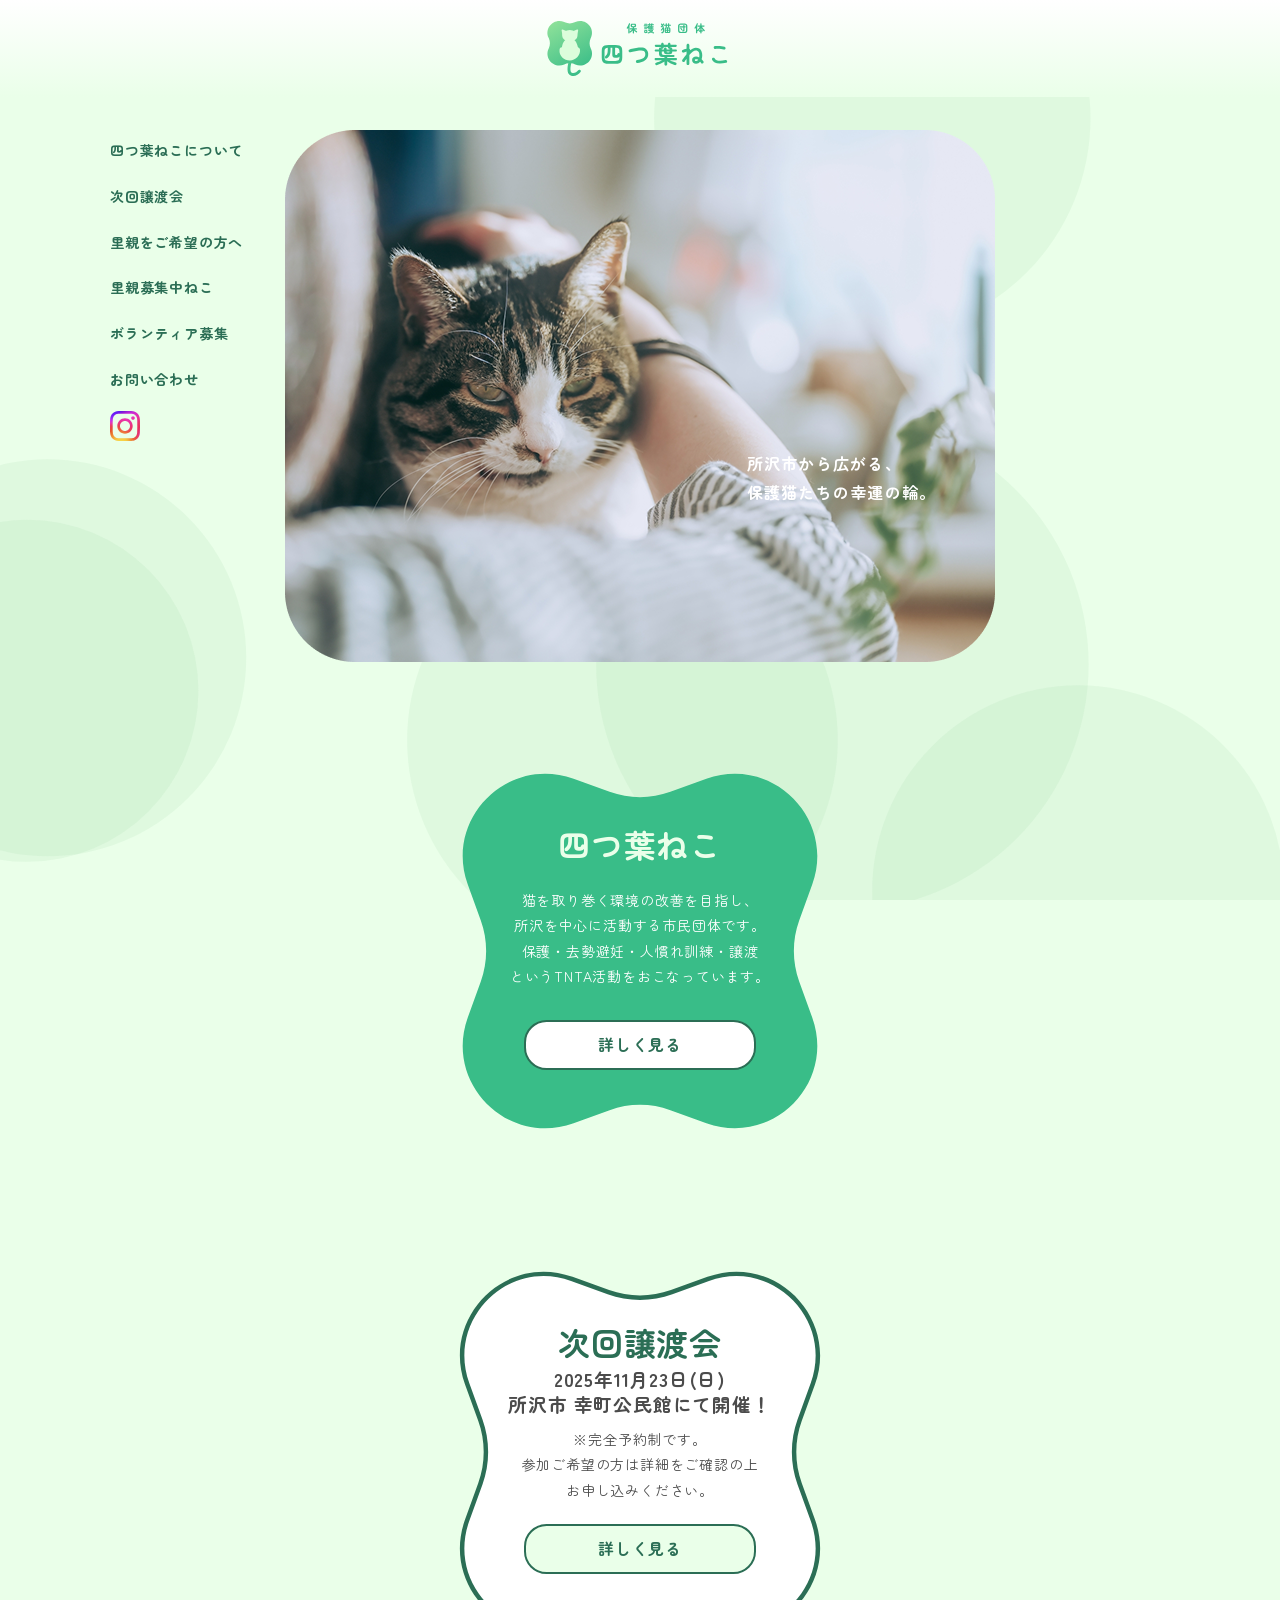
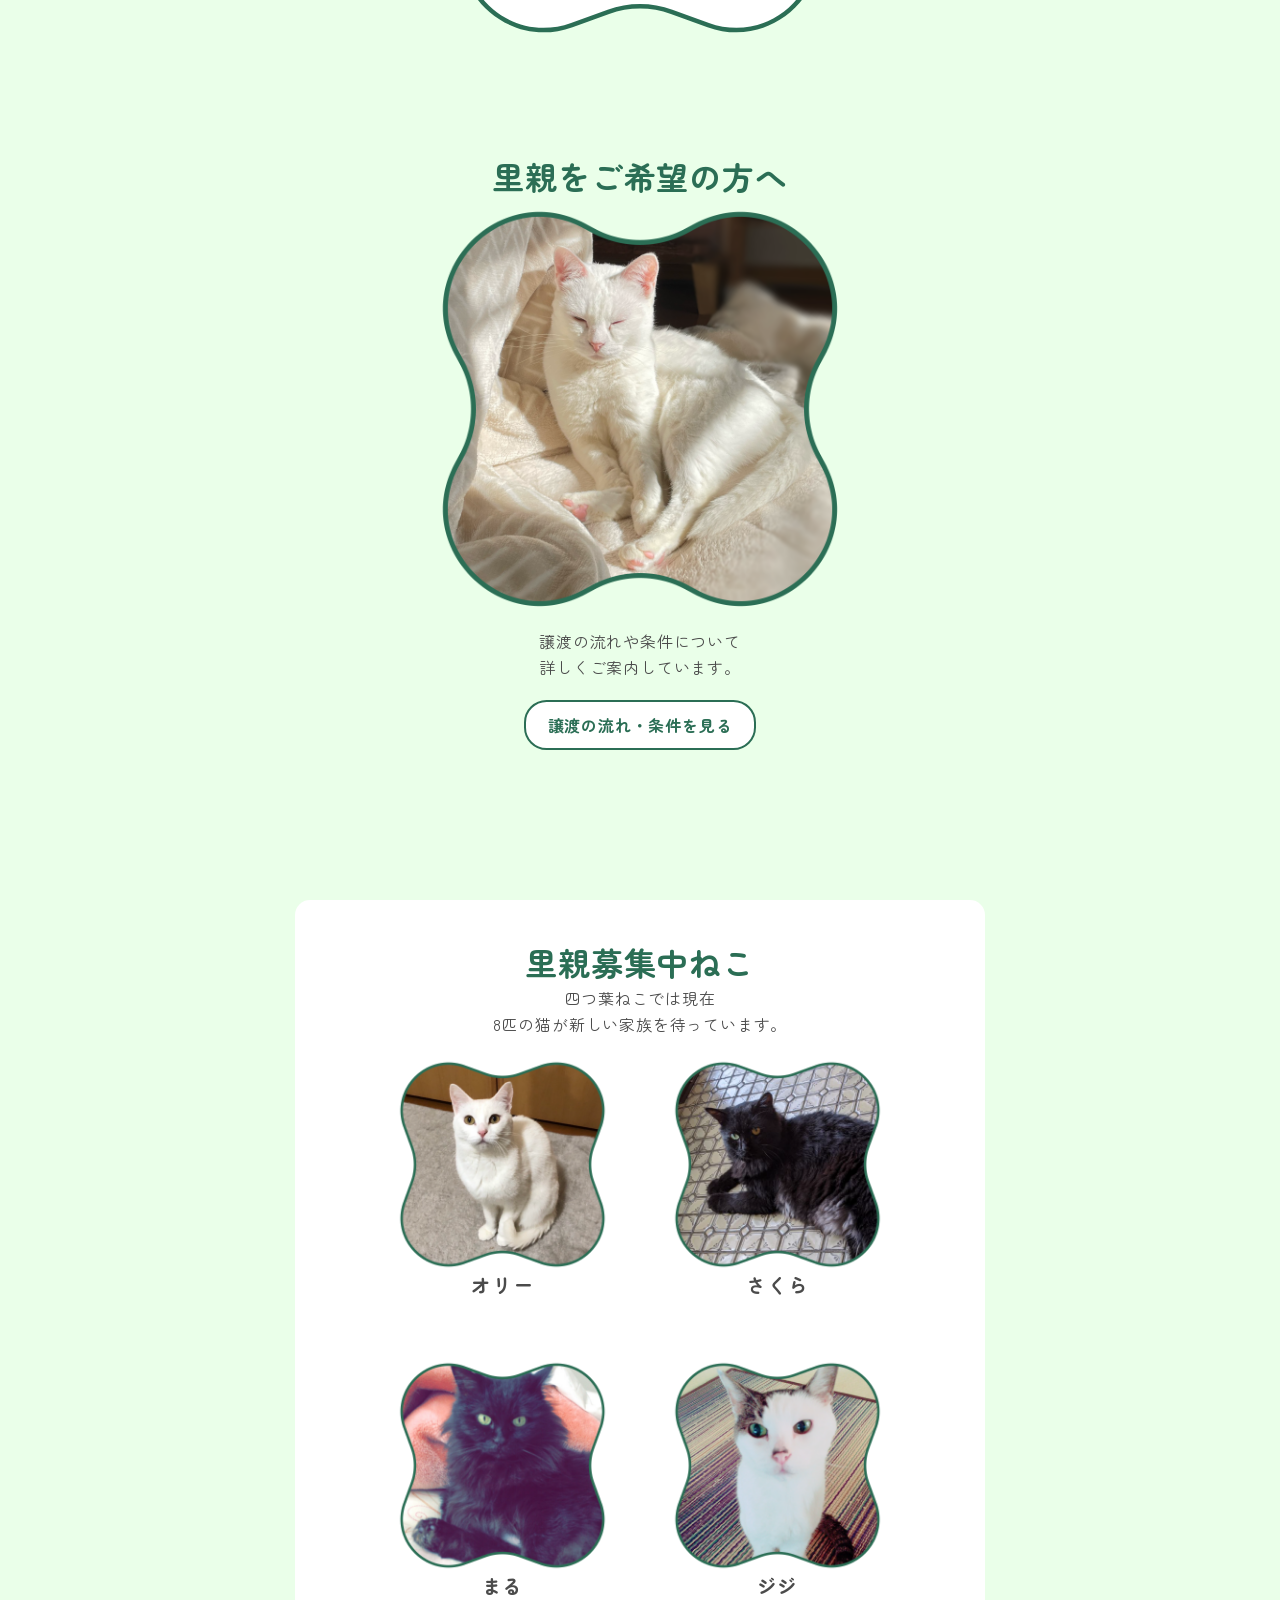
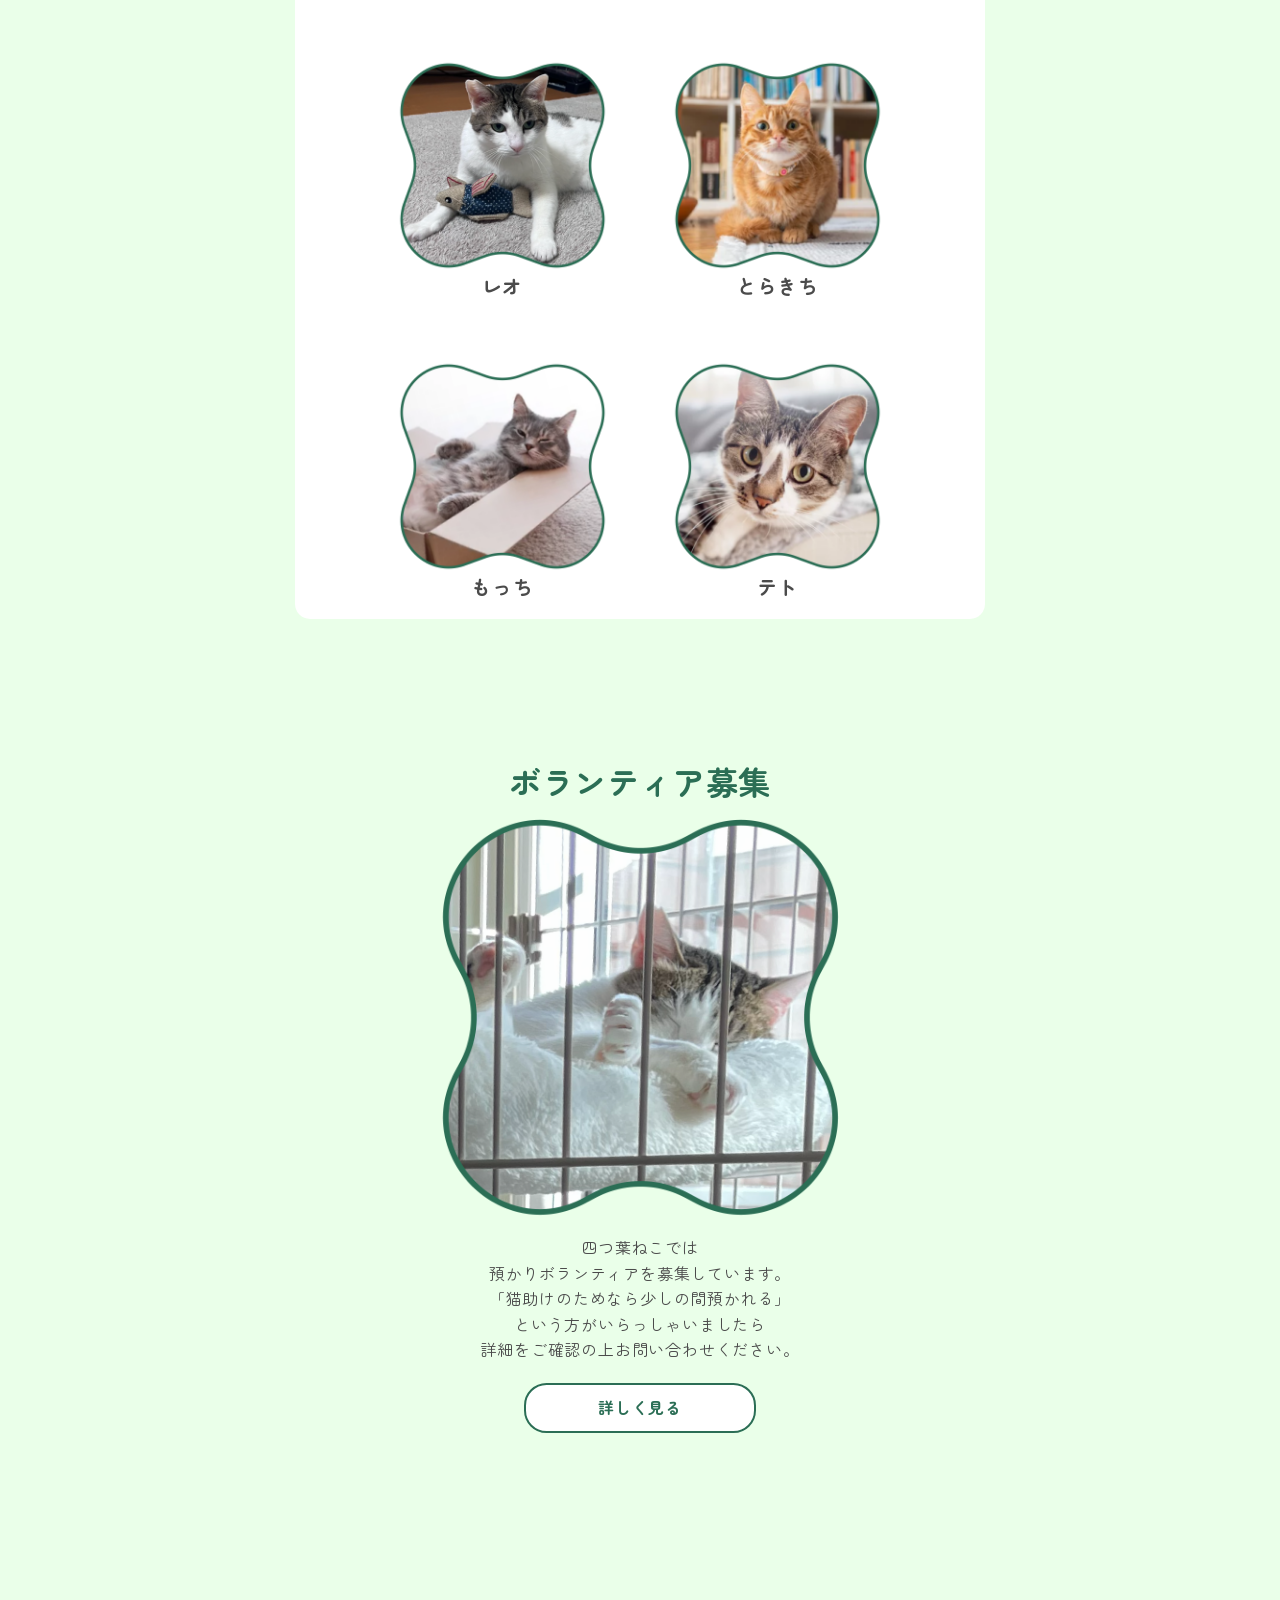
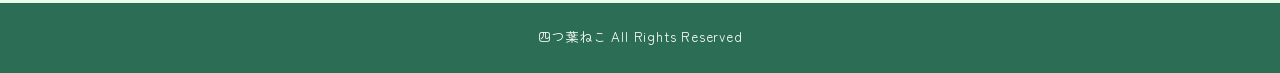
<file: index.html>
<!DOCTYPE html>
<html lang="ja">

<head>
    <meta charset="UTF-8">
    <meta name="viewport" content="width=device-width, initial-scale=1.0">
    <title>四つ葉ねこ</title>
    <link rel="stylesheet" href="assets/css/style.css">
    <link rel="preconnect" href="https://fonts.googleapis.com">
    <link rel="preconnect" href="https://fonts.gstatic.com" crossorigin>
    <link href="https://fonts.googleapis.com/css2?family=Zen+Maru+Gothic&display=swap" rel="stylesheet">
    <link rel="stylesheet" href="https://cdn.jsdelivr.net/npm/swiper@11/swiper-bundle.min.css" />

    <!-- <link rel="stylesheet" href="assets/css/common.css"> -->
    <script src="https://cdn.jsdelivr.net/npm/swiper@11/swiper-bundle.min.js"></script>
    <script src="assets/main.js" defer></script>

</head>

<body>

    <header>
        <h1 class="logo"><a href="#"><img src="assets/images/header-logo.svg" alt="保護猫団体 四つ葉ねこ"></a></h1>
        <button class="nav-button" type="button"></button>
    </header>
    <div class="wrap">
        <aside class="nav-pc">
            <nav>
                <ul class="nav-items">
                    <li class="nav-item"><a href="about/index.html">四つ葉ねこについて</a></li>
                    <li class="nav-item"><a href="event/index.html">次回譲渡会</a></li>
                    <li class="nav-item"><a href="adoption/index.html">里親をご希望の方へ</a></li>
                    <li class="nav-item"><a href="catlist/index.html">里親募集中ねこ</a></li>
                    <li class="nav-item"><a href="volunteer/index.html">ボランティア募集</a></li>
                    <li class="nav-item"><a href="contact/index.html">お問い合わせ</a></li>
                    <li><a href=""><img src="assets/images/Instagram_Glyph_Gradient.svg" alt=""></a></li>
                </ul>
            </nav>
        </aside>
        <nav class="nav-sp">
            <ul class="nav-items">
                <li class="nav-item"><a href="about/index.html">四つ葉ねこについて</a></li>
                <li class="nav-item"><a href="event/index.html">次回譲渡会</a></li>
                <li class="nav-item"><a href="adoption/index.html">里親をご希望の方へ</a></li>
                <li class="nav-item"><a href="catlist/index.html">里親募集中ねこ</a></li>
                <li class="nav-item"><a href="volunteer/index.html">ボランティア募集</a></li>
                <li class="nav-item"><a href="contact/index.html">お問い合わせ</a></li>
                <li><a href=""><img src="assets/images/Instagram_Glyph_Gradient.svg" alt=""></a></li>
            </ul>
        </nav>
        <main>
            <div id="mv-box">
                <p id="main-catch">所沢市から広がる、<br>保護猫たちの幸運の輪。</p>
                <img src="assets/images/main-img.png" alt="" id="mv">
            </div>

            <div class="clover clover-left object">
                <section class="inner">
                    <h2>四つ葉ねこ</h2>
                    <p>猫を取り巻く環境の改善を目指し、<br>
                        所沢を中心に活動する市民団体です。<br>
                        保護・去勢避妊・人慣れ訓練・譲渡<br>
                        というTNTA活動をおこなっています。
                    </p>
                    <button class="btn-white"><a href="about/index.html">詳しく見る</a></button>
                </section>
            </div>
            <div class="clover clover-right object">
                <section class="inner">
                    <h2 class="heading">次回譲渡会</h2>
                    <h3>2025年11月23日(日) <br>
                        所沢市 幸町公民館にて開催！</h3>
                    <p>※完全予約制です。<br>
                        参加ご希望の方は詳細をご確認の上<br>
                        お申し込みください。
                    </p>
                    <button class="btn-green"><a href="event/index.html">詳しく見る</a></button>
                </section>
            </div>
            <section class="content object">
                <h2 class="heading">里親をご希望の方へ</h2>
                <div class="img-wrap"><img src="assets/images/adoption-img.png" alt=""></div>
                <p class="box-text">譲渡の流れや条件について<br>
                    詳しくご案内しています。
                </p>
                <button class="btn-white"><a href="adoption/index.html">譲渡の流れ・条件を見る</a></button>
            </section>
            <section class="content box">
                <h2 class="heading">里親募集中ねこ</h2>
                <p class="box-text">四つ葉ねこでは現在 <br>
                    8匹の猫が新しい家族を待っています。</p>
                <ul class="list">
                    <li><a href="catlist/ollie/index.html"><img src="assets/images/prf-01.png" alt="" class="prf">
                            <p class="name">オリー</p>
                        </a>
                    </li>
                    <li><a href="catlist/sakura/index.html"><img src="assets/images/prf-02.png" alt="" class="prf">
                            <p class="name">さくら</p>
                        </a>
                    </li>
                    <li><a href="catlist/maru/index.html"><img src="assets/images/prf-03.png" alt="" class="prf">
                            <p class="name">まる</p>
                        </a>
                    </li>
                    <li><a href="catlist/jiji/index.html"><img src="assets/images/prf-04.png" alt="" class="prf">
                            <p class="name">ジジ</p>
                        </a>
                    </li>
                    <li><a href="catlist/leo/index.html"><img src="assets/images/prf-05.png" alt="" class="prf">
                            <p class="name">レオ</p>
                        </a>
                    </li>
                    <li><a href="catlist/torakichi/index.html"><img src="assets/images/prf-06.png" alt="" class="prf">
                            <p class="name">とらきち</p>
                        </a>
                    </li>
                    <li><a href="catlist/mocchi/index.html"><img src="assets/images/prf-07.png" alt="" class="prf">
                            <p class="name">もっち</p>
                        </a>
                    </li>
                    <li><a href="catlist/teto/index.html"><img src="assets/images/prf-08.png" alt="" class="prf">
                            <p class="name">テト</p>
                        </a>
                    </li>
                </ul>
            </section>
            <section class="content object">
                <h2 class="heading">ボランティア募集</h2>
                <div class="img-wrap"><img src="assets/images/volunteer-img.png" alt=""></div>
                <p class="box-text">四つ葉ねこでは<br>
                    預かりボランティアを募集しています。<br>
                    「猫助けのためなら少しの間預かれる」<br>
                    という方がいらっしゃいましたら<br>
                    詳細をご確認の上お問い合わせください。
                </p>
                <button class="btn-white"><a href="volunteer/index.html">詳しく見る</a></button>
            </section>

        </main>
    </div>
    <footer>
        <p><small>四つ葉ねこ All Rights Reserved</small></p>
    </footer>
</body>

</html>
</file>
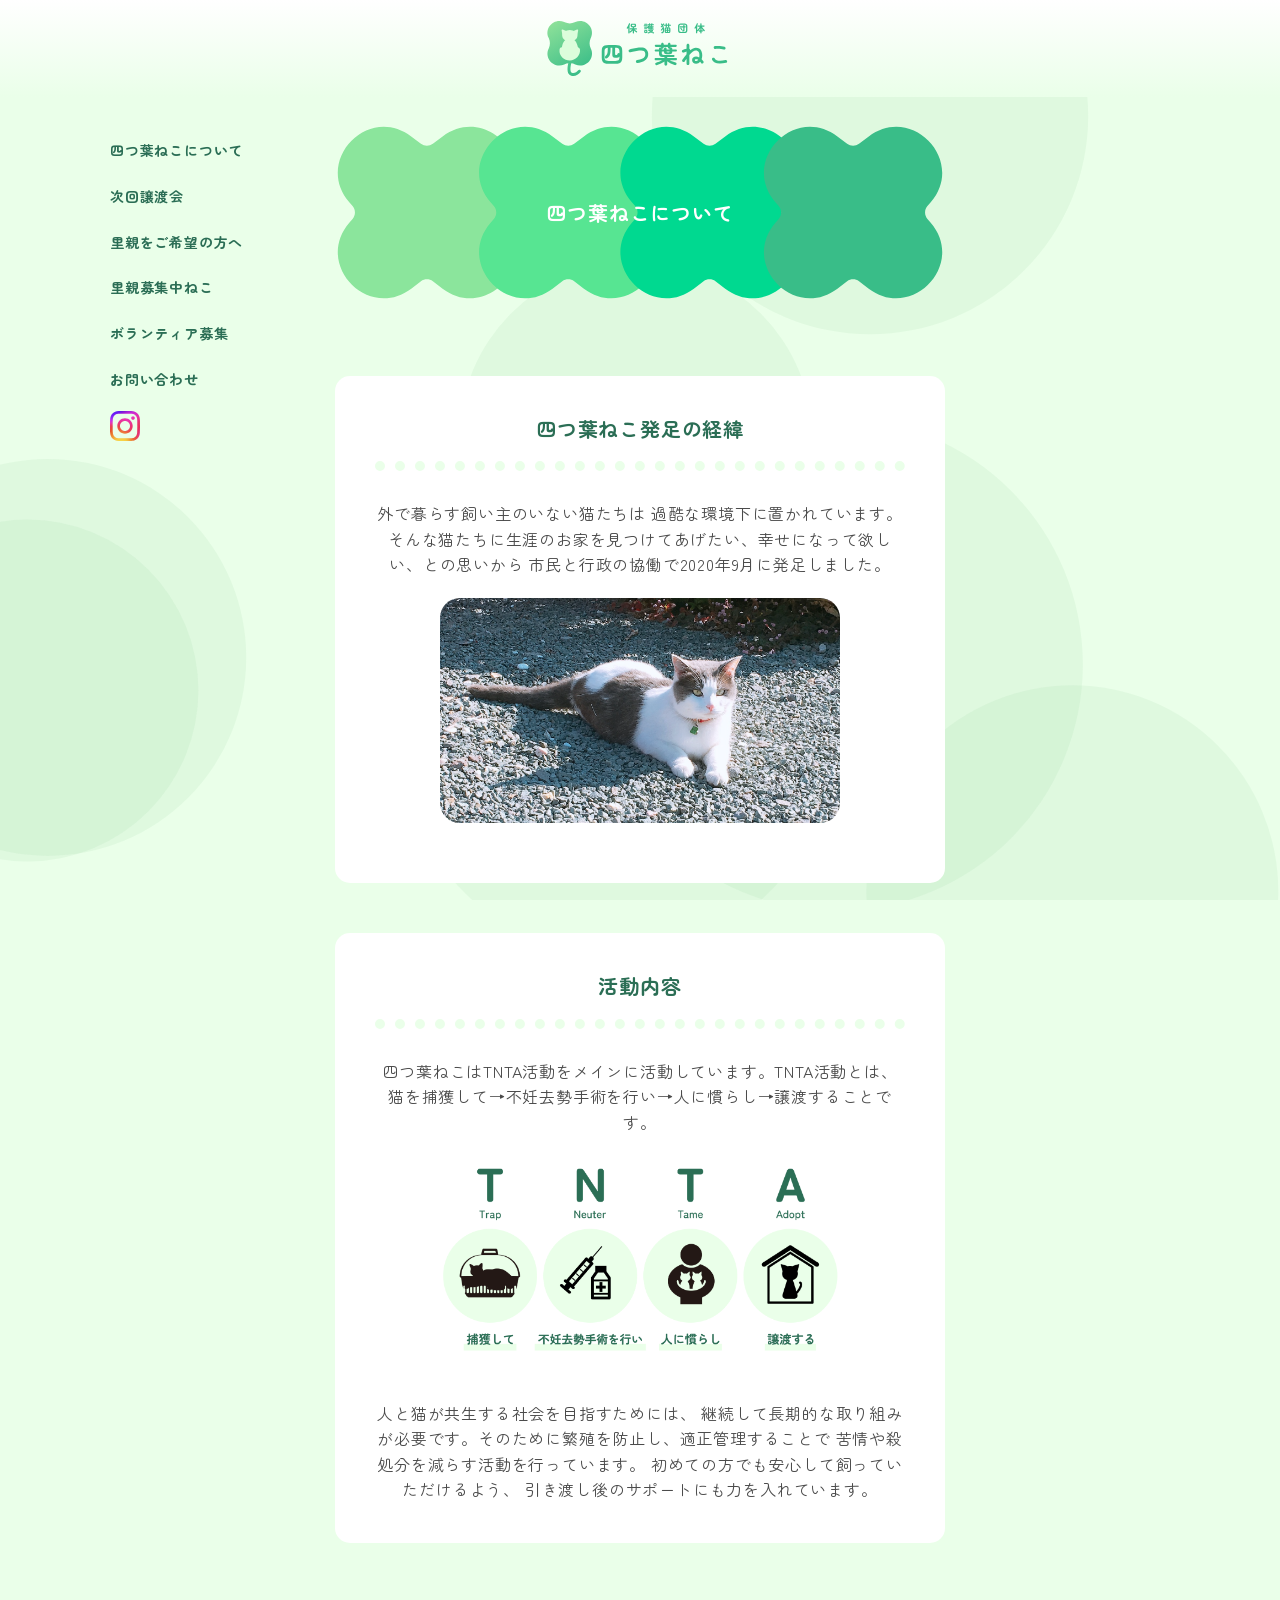
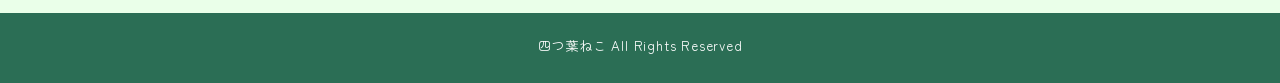
<file: about/index.html>
<!DOCTYPE html>
<html lang="ja">

<head>
    <meta charset="UTF-8">
    <meta name="viewport" content="width=device-width, initial-scale=1.0">
    <title>四つ葉ねこについて | 四つ葉ねこ</title>
    <link rel="stylesheet" href="../assets/css/style.css">
    <link rel="preconnect" href="https://fonts.googleapis.com">
    <link rel="preconnect" href="https://fonts.gstatic.com" crossorigin>
    <link href="https://fonts.googleapis.com/css2?family=Zen+Maru+Gothic&display=swap" rel="stylesheet">
    <link rel="stylesheet" href="../assets/css/common.css">
     <script src="https://cdn.jsdelivr.net/npm/swiper@11/swiper-bundle.min.js"></script>
    <script src="../assets/main.js" defer></script>
</head>

<body>
    <header>
        <div class="logo">
            <h1><a href="../index.html"><img src="../assets/images/header-logo.svg" alt="保護猫団体 四つ葉ねこ"></a></h1>
        </div>
        <button class="nav-button" type="button"></button>
    </header>
    <div class="wrap">
        <aside class="nav-pc">
            <nav>
                <ul class="nav-items">
                    <li class="nav-item"><a href="#">四つ葉ねこについて</a></li>
                    <li class="nav-item"><a href="../event/index.html">次回譲渡会</a></li>
                    <li class="nav-item"><a href="../adoption/index.html">里親をご希望の方へ</a></li>
                    <li class="nav-item"><a href="../catlist/index.html">里親募集中ねこ</a></li>
                    <li class="nav-item"><a href="../volunteer/index.html">ボランティア募集</a></li>
                    <li class="nav-item"><a href="../contact/index.html">お問い合わせ</a></li>
                    <li><a href=""><img src="../assets/images/Instagram_Glyph_Gradient.svg" alt=""></a></li>
                </ul>
            </nav>
        </aside>
        <nav class="nav-sp">
            <ul class="nav-items">
               <li class="nav-item"><a href="#">四つ葉ねこについて</a></li>
                    <li class="nav-item"><a href="../event/index.html">次回譲渡会</a></li>
                    <li class="nav-item"><a href="../adoption/index.html">里親をご希望の方へ</a></li>
                    <li class="nav-item"><a href="../catlist/index.html">里親募集中ねこ</a></li>
                    <li class="nav-item"><a href="../volunteer/index.html">ボランティア募集</a></li>
                    <li class="nav-item"><a href="../contact/index.html">お問い合わせ</a></li>
                    <li><a href=""><img src="../assets/images/Instagram_Glyph_Gradient.svg" alt=""></a></li>
            </ul>
        </nav>
        <main>
            <div class="title-wrap">
                <h1 class="title">四つ葉ねこについて</h1>
            </div>
            <section>
                <h2>四つ葉ねこ発足の経緯</h2>
                <p class="text">外で暮らす飼い主のいない猫たちは
                    過酷な環境下に置かれています。<br>
                    そんな猫たちに生涯のお家を見つけてあげたい、幸せになって欲しい、との思いから
                    市民と行政の協働で2020年9月に発足しました。</p>
                <img src="../assets/images/about-mainimg-01.png" alt="" class="mainimg">
            </section>
            <section>
                <h2>活動内容</h2>
                <p class="text">四つ葉ねこはTNTA活動をメインに活動しています。TNTA活動とは、 <br>
                    猫を捕獲して→不妊去勢手術を行い→人に慣らし→譲渡することです。</p>
                <img src="../assets/images/TNTA.png" alt="" class="mainimg">
                <p class="text">人と猫が共生する社会を目指すためには、
                    継続して長期的な取り組みが必要です。そのために繁殖を防止し、適正管理することで
                    苦情や殺処分を減らす活動を行っています。
                    初めての方でも安心して飼っていただけるよう、
                    引き渡し後のサポートにも力を入れています。</p>
            </section>
        </main>
    </div>
    <footer>
        <small>
            <p>四つ葉ねこ All Rights Reserved</p>
        </small>
    </footer>
</body>
</file>
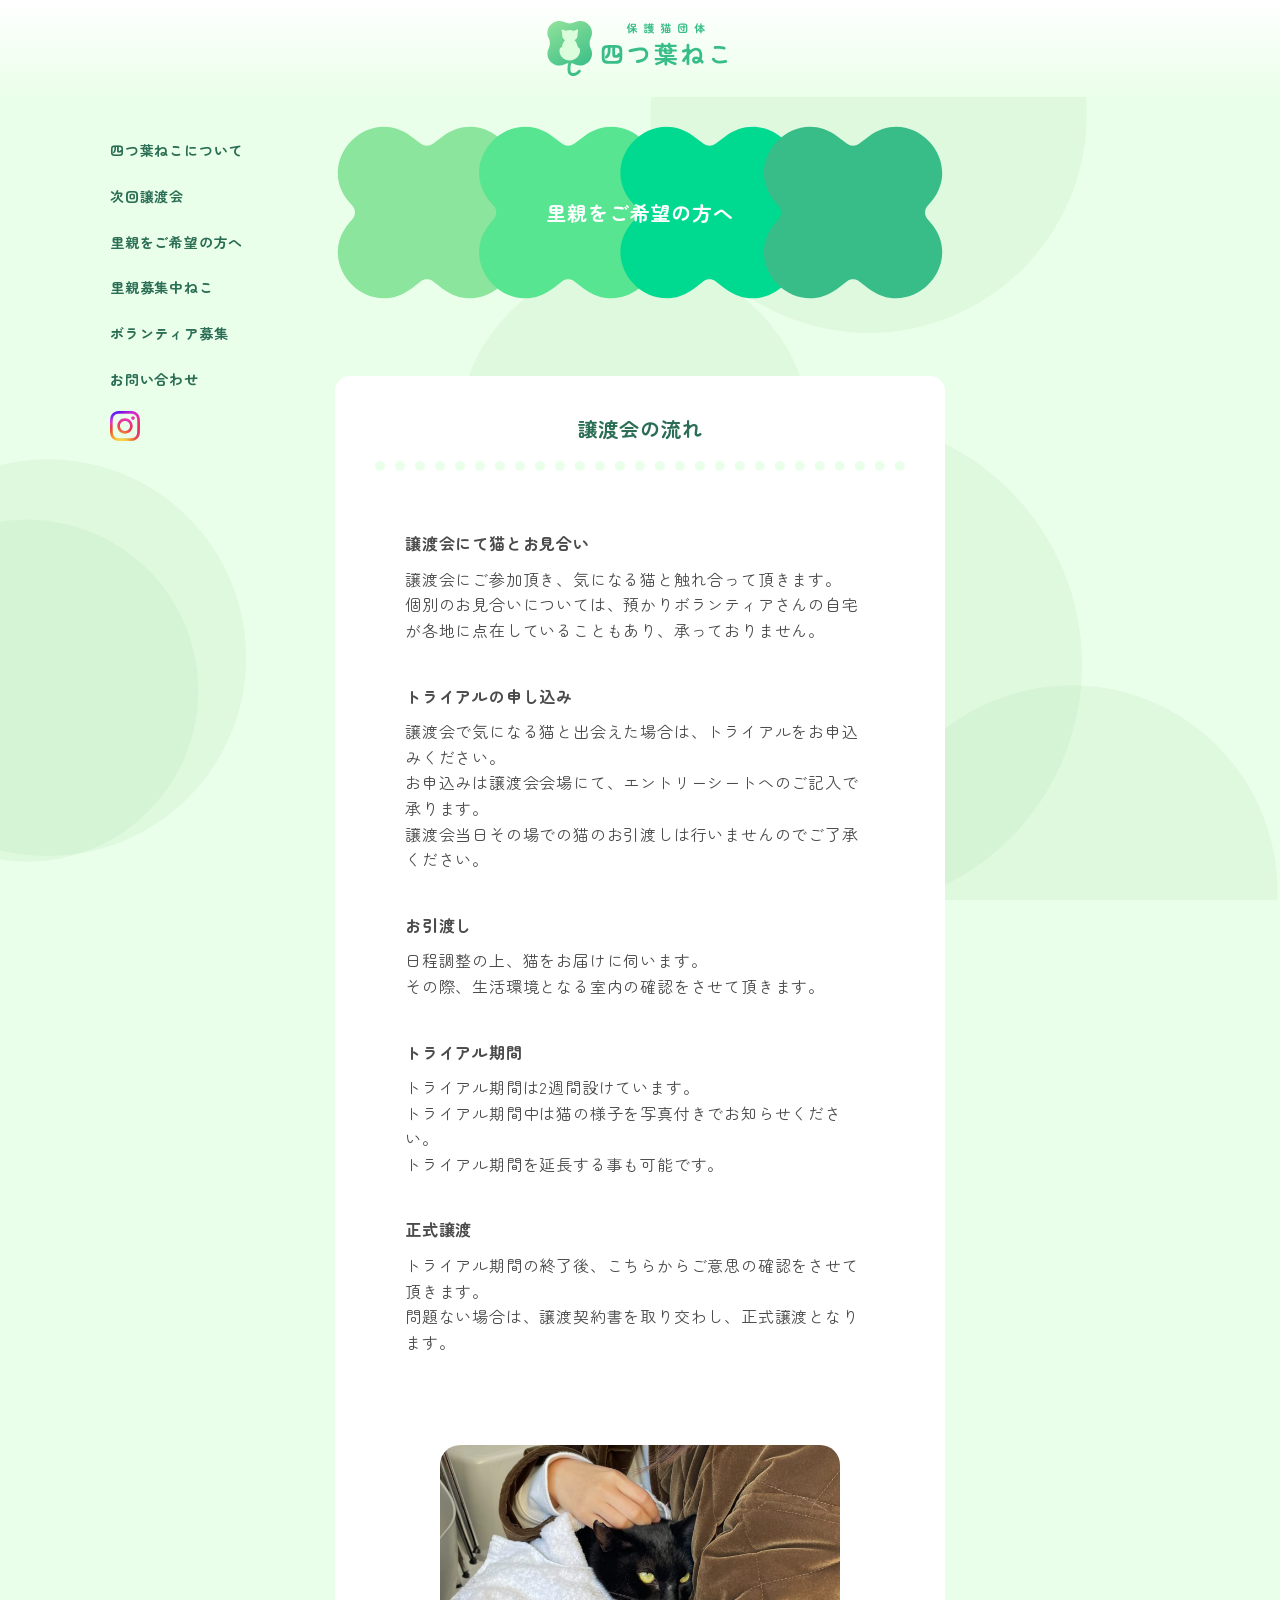
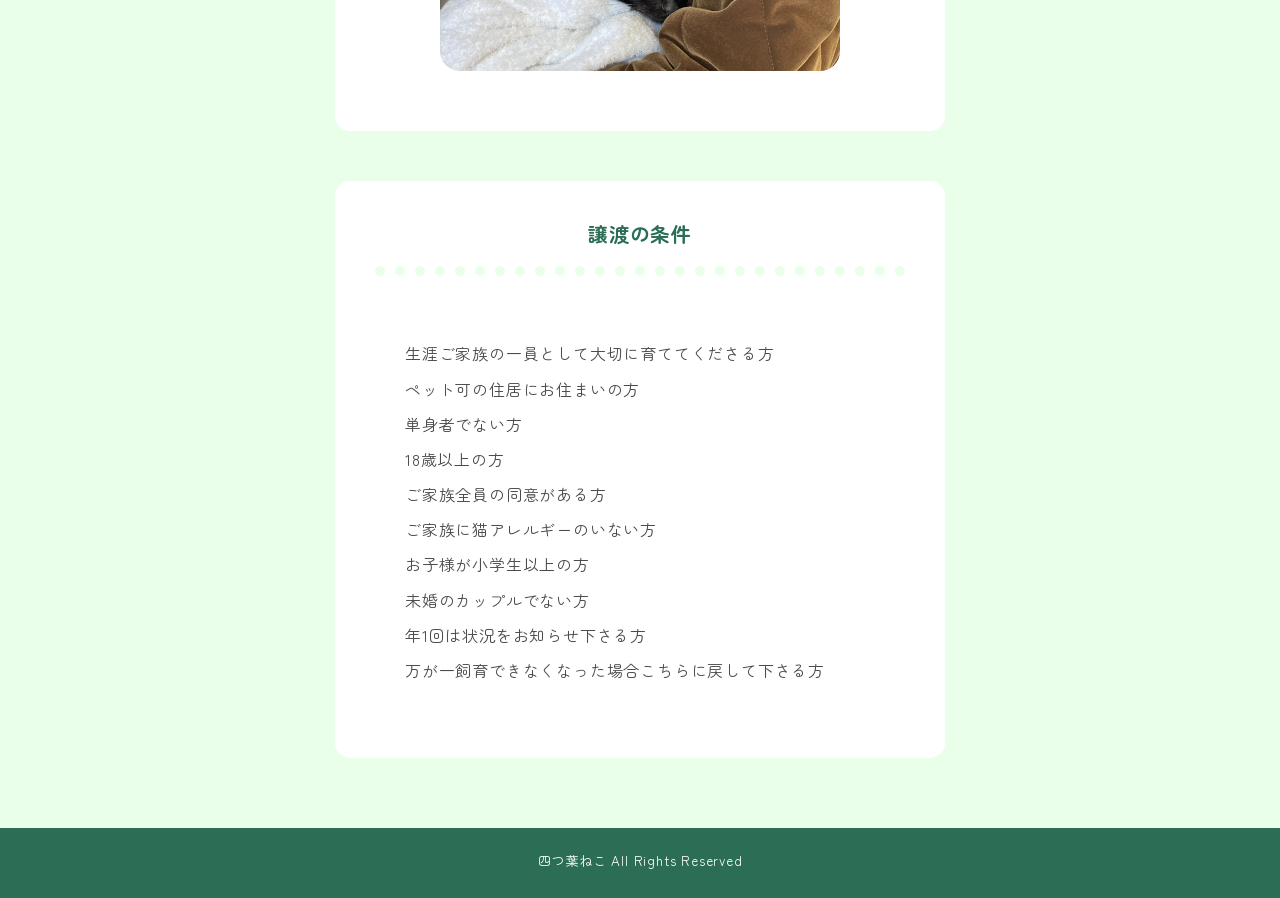
<file: adoption/index.html>
<!DOCTYPE html>
<html lang="ja">

<head>
    <meta charset="UTF-8">
    <meta name="viewport" content="width=device-width, initial-scale=1.0">
    <title>里親をご希望の方へ | 四つ葉ねこ</title>
    <link rel="stylesheet" href="../assets/css/style.css">
    <link rel="preconnect" href="https://fonts.googleapis.com">
    <link rel="preconnect" href="https://fonts.gstatic.com" crossorigin>
    <link href="https://fonts.googleapis.com/css2?family=Zen+Maru+Gothic&display=swap" rel="stylesheet">
    <link rel="stylesheet" href="../assets/css/common.css">
    <script src="https://cdn.jsdelivr.net/npm/swiper@11/swiper-bundle.min.js"></script>
    <script src="../assets/main.js" defer></script>
</head>

<body>
    <header>
        <div class="logo">
            <h1><a href="../index.html"><img src="../assets/images/header-logo.svg" alt="保護猫団体 四つ葉ねこ"></a></h1>
        </div>
        <button class="nav-button" type="button"></button>
    </header>
    <div class="wrap">
        <aside class="nav-pc">
            <nav>
                <ul class="nav-items">
                    <li class="nav-item"><a href="../about/index.html">四つ葉ねこについて</a></li>
                    <li class="nav-item"><a href="../event/index.html">次回譲渡会</a></li>
                    <li class="nav-item"><a href="#">里親をご希望の方へ</a></li>
                    <li class="nav-item"><a href="../catlist/index.html">里親募集中ねこ</a></li>
                    <li class="nav-item"><a href="../volunteer/index.html">ボランティア募集</a></li>
                    <li class="nav-item"><a href="../contact/index.html">お問い合わせ</a></li>
                    <li><a href=""><img src="../assets/images/Instagram_Glyph_Gradient.svg" alt=""></a></li>
                </ul>
            </nav>
        </aside>
 <nav class="nav-sp">
            <ul class="nav-items">
                <li class="nav-item"><a href="../about/index.html">四つ葉ねこについて</a></li>
                    <li class="nav-item"><a href="../event/index.html">次回譲渡会</a></li>
                    <li class="nav-item"><a href="#">里親をご希望の方へ</a></li>
                    <li class="nav-item"><a href="../catlist/index.html">里親募集中ねこ</a></li>
                    <li class="nav-item"><a href="../volunteer/index.html">ボランティア募集</a></li>
                    <li class="nav-item"><a href="../contact/index.html">お問い合わせ</a></li>
                    <li><a href=""><img src="../assets/images/Instagram_Glyph_Gradient.svg" alt=""></a></li>
            </ul>
        </nav>
        <main>
            <div class="title-wrap">
                <h1 class="title">里親をご希望の方へ</h1>
            </div>
            <section>
                <h2>譲渡会の流れ</h2>
                <dl class="text-left">
                    <dt>譲渡会にて猫とお見合い</dt>
                    <dd>譲渡会にご参加頂き、気になる猫と触れ合って頂きます。<br>
                        個別のお見合いについては、預かりボランティアさんの自宅が各地に点在していることもあり、承っておりません。</dd>
                    <dt>トライアルの申し込み</dt>
                    <dd>譲渡会で気になる猫と出会えた場合は、トライアルをお申込みください。<br>
                        お申込みは譲渡会会場にて、エントリーシートへのご記入で承ります。<br>
                        譲渡会当日その場での猫のお引渡しは行いませんのでご了承ください。</dd>
                    <dt>お引渡し</dt>
                    <dd>日程調整の上、猫をお届けに伺います。<br>
                        その際、生活環境となる室内の確認をさせて頂きます。</dd>
                    <dt>トライアル期間</dt>
                    <dd>トライアル期間は2週間設けています。<br>
                        トライアル期間中は猫の様子を写真付きでお知らせください。<br>
                        トライアル期間を延長する事も可能です。</dd>
                    <dt>正式譲渡</dt>
                    <dd>トライアル期間の終了後、こちらからご意思の確認をさせて頂きます。<br>
                        問題ない場合は、譲渡契約書を取り交わし、正式譲渡となります。</dd>
                </dl>
                <img src="../assets/images/adoption-mainimg-01.png" alt="" class="mainimg">
            </section>
            <section>
                <h2>譲渡の条件</h2>
                <ul class="text-left">
                    <li>生涯ご家族の一員として大切に育ててくださる方</li>
                    <li>ペット可の住居にお住まいの方</li>
                    <li>単身者でない方</li>
                    <li>18歳以上の方</li>
                    <li>ご家族全員の同意がある方</li>
                    <li>ご家族に猫アレルギーのいない方</li>
                    <li>お子様が小学生以上の方</li>
                    <li>未婚のカップルでない方</li>
                    <li>年1回は状況をお知らせ下さる方</li>
                    <li>万が一飼育できなくなった場合こちらに戻して下さる方</li>
                </ul>
            </section>
        </main>
    </div>
    <footer>
        <small>
            <p>四つ葉ねこ All Rights Reserved</p>
        </small>
    </footer>
</body>
</file>
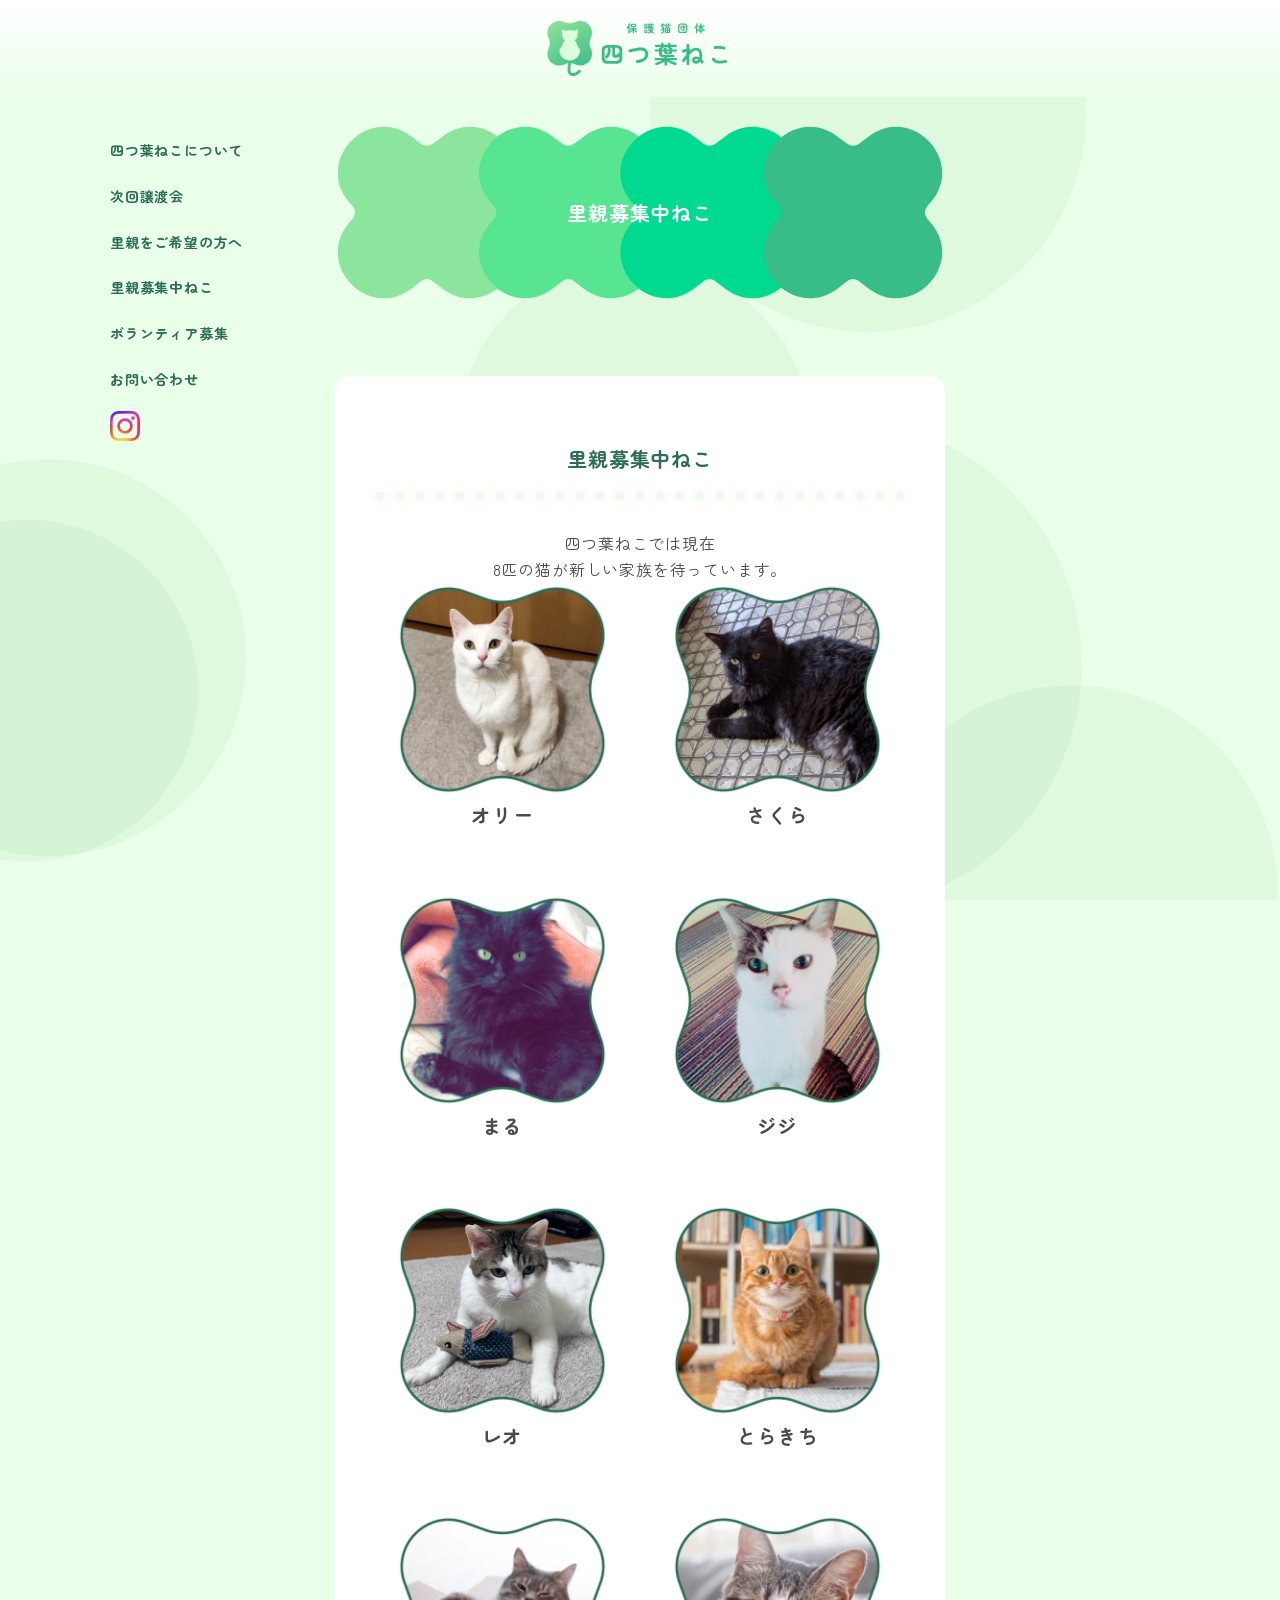
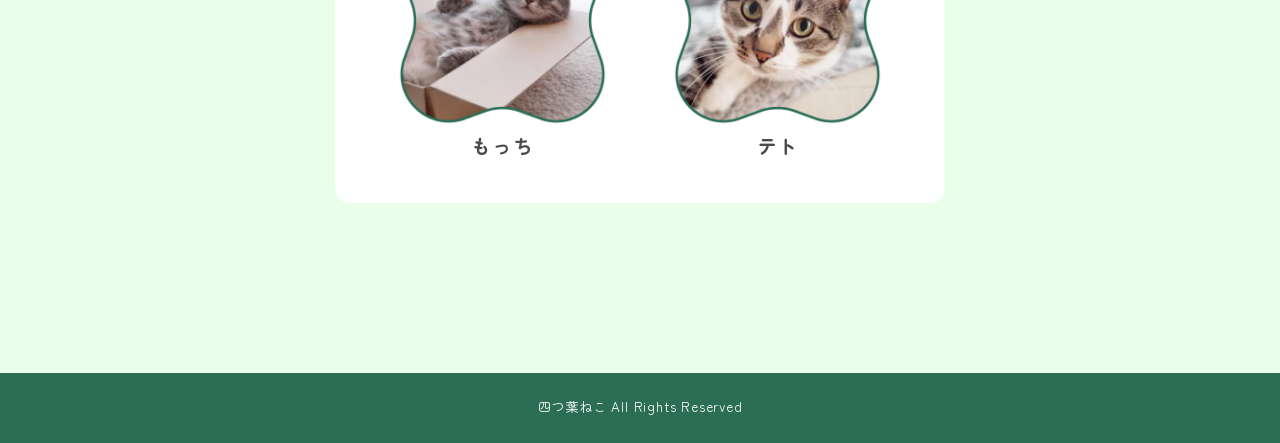
<file: catlist/index.html>
<!DOCTYPE html>
<html lang="ja">

<head>
    <meta charset="UTF-8">
    <meta name="viewport" content="width=device-width, initial-scale=1.0">
    <link rel="stylesheet" href="../assets/css/style.css">
    <link rel="preconnect" href="https://fonts.googleapis.com">
    <link rel="preconnect" href="https://fonts.gstatic.com" crossorigin>
    <link href="https://fonts.googleapis.com/css2?family=Zen+Maru+Gothic&display=swap" rel="stylesheet">
    <link rel="stylesheet" href="../assets/css/common.css">
    <title>里親募集中ねこ | 四つ葉ねこ</title>
    <script src="https://cdn.jsdelivr.net/npm/swiper@11/swiper-bundle.min.js"></script>
    <script src="../assets/main.js" defer></script>
</head>

<body>
    <header>
        <div class="logo">
            <h1><a href="../index.html"><img src="../assets/images/header-logo.svg" alt="保護猫団体 四つ葉ねこ"></a></h1>
        </div>
        <button class="nav-button" type="button"></button>
    </header>
    <div class="wrap">
        <aside class="nav-pc">
            <nav>
                <ul class="nav-items">
                    <li class="nav-item"><a href="../about/index.html">四つ葉ねこについて</a></li>
                    <li class="nav-item"><a href="../event/index.html">次回譲渡会</a></li>
                    <li class="nav-item"><a href="../adoption/index.html">里親をご希望の方へ</a></li>
                    <li class="nav-item"><a href="#">里親募集中ねこ</a></li>
                    <li class="nav-item"><a href="../volunteer/index.html">ボランティア募集</a></li>
                    <li class="nav-item"><a href="../contact/index.html">お問い合わせ</a></li>
                    <li><a href=""><img src="../assets/images/Instagram_Glyph_Gradient.svg" alt=""></a></li>
                </ul>   
            </nav>
        </aside>
         <nav class="nav-sp">
            <ul class="nav-items">
                <li class="nav-item"><a href="../about/index.html">四つ葉ねこについて</a></li>
                    <li class="nav-item"><a href="../event/index.html">次回譲渡会</a></li>
                    <li class="nav-item"><a href="../adoption/index.html">里親をご希望の方へ</a></li>
                    <li class="nav-item"><a href="#">里親募集中ねこ</a></li>
                    <li class="nav-item"><a href="../volunteer/index.html">ボランティア募集</a></li>
                    <li class="nav-item"><a href="../contact/index.html">お問い合わせ</a></li>
                    <li><a href=""><img src="../assets/images/Instagram_Glyph_Gradient.svg" alt=""></a></li>
            </ul>
        </nav>
        <main>
            <div class="title-wrap">
                <h1 class="title">里親募集中ねこ</h1>
            </div>

            <section class="content">
                <div>
                    <h2>里親募集中ねこ</h2>
                    <p class="text">四つ葉ねこでは現在 <br>
                        8匹の猫が新しい家族を待っています。</p>
                    <ul class="list">
                        <li><a href="./ollie/index.html"><img src="../assets/images/prf-01.png" alt=""
                                    class="prf">
                                <p class="name">オリー</p>
                            </a>
                        </li>
                        <li><a href="./sakura/index.html"><img src="../assets/images/prf-02.png" alt="" class="prf">
                                <p class="name">さくら</p>
                            </a>
                        </li>
                        <li><a href="./maru/index.html"><img src="../assets/images/prf-03.png" alt="" class="prf">
                                <p class="name">まる</p>
                            </a>
                        </li>
                        <li><a href="./jiji/index.html"><img src="../assets/images/prf-04.png" alt="" class="prf">
                                <p class="name">ジジ</p>
                            </a>
                        </li>
                        <li><a href="./leo/index.html"><img src="../assets/images/prf-05.png" alt="" class="prf">
                                <p class="name">レオ</p>
                            </a>
                        </li>
                        <li><a href="./torakichi/index.html"><img src="../assets/images/prf-06.png" alt="" class="prf">
                                <p class="name">とらきち</p>
                            </a>
                        </li>
                        <li><a href="./mocchi/index.html"></a><img src="../assets/images/prf-07.png" alt="" class="prf">
                            <p class="name">もっち</p>
                        </li>
                        <li><a href="./teto/index.html"><img src="../assets/images/prf-08.png" alt="" class="prf">
                                <p class="name">テト</p>
                            </a>
                        </li>
                    </ul>
                </div>
            </section>
        </main>
    </div>
    <footer>
        <p><small>四つ葉ねこ All Rights Reserved</small></p>
    </footer>
</body>
</file>
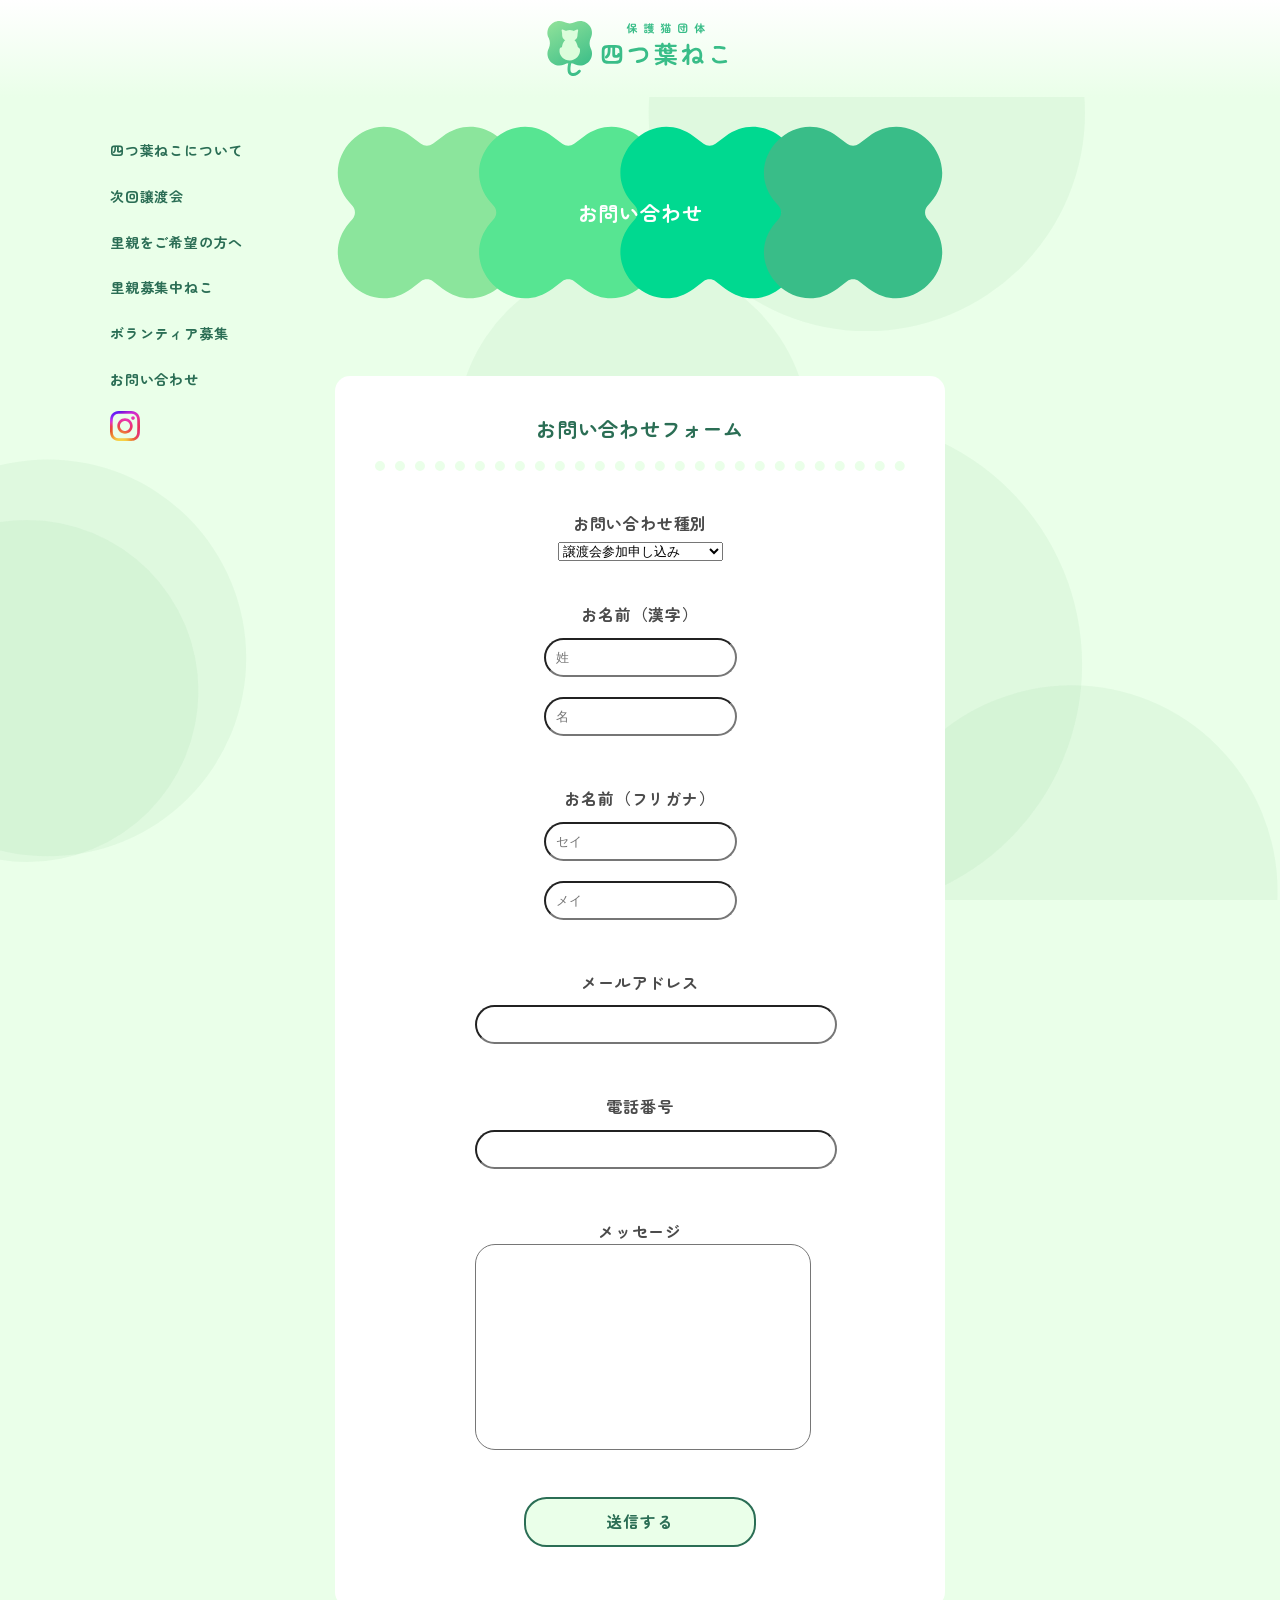
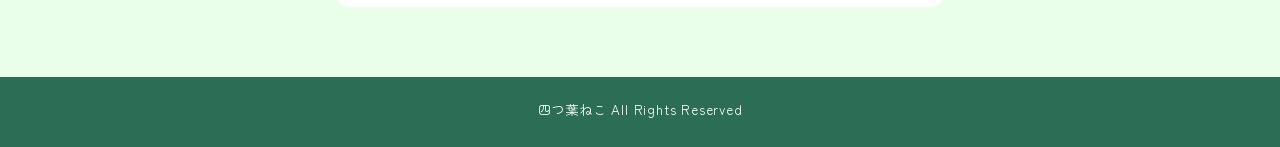
<file: contact/index.html>
<!DOCTYPE html>
<html lang="ja">

<head>
    <meta charset="UTF-8">
    <meta name="viewport" content="width=device-width, initial-scale=1.0">
    <title>お問い合わせフォーム | 四つ葉ねこ</title>
    <link rel="stylesheet" href="../assets/css/style.css">
    <link rel="preconnect" href="https://fonts.googleapis.com">
    <link rel="preconnect" href="https://fonts.gstatic.com" crossorigin>
    <link href="https://fonts.googleapis.com/css2?family=Zen+Maru+Gothic&display=swap" rel="stylesheet">
    <link rel="stylesheet" href="../assets/css/common.css">
    <script src="https://cdn.jsdelivr.net/npm/swiper@11/swiper-bundle.min.js"></script>
    <script src="../assets/main.js" defer></script>
</head>

<body>
    <header>
        <div class="logo">
            <h1><a href="../index.html"><img src="../assets/images/header-logo.svg" alt="保護猫団体 四つ葉ねこ"></a></h1>
        </div>
        <button class="nav-button" type="button"></button>
    </header>
    <div class="wrap">
        <aside class="nav-pc">
            <nav>
                <ul class="nav-items">
                    <li class="nav-item"><a href="../about/index.html">四つ葉ねこについて</a></li>
                    <li class="nav-item"><a href="../event/index.html">次回譲渡会</a></li>
                    <li class="nav-item"><a href="../adoption/index.html">里親をご希望の方へ</a></li>
                    <li class="nav-item"><a href="../catlist/index.html">里親募集中ねこ</a></li>
                    <li class="nav-item"><a href="../volunteer/index.html">ボランティア募集</a></li>
                    <li class="nav-item"><a href="#">お問い合わせ</a></li>
                    <li><a href=""><img src="../assets/images/Instagram_Glyph_Gradient.svg" alt=""></a></li>
                </ul>
            </nav>
        </aside>
        <nav class="nav-sp">
            <ul class="nav-items">
                <li class="nav-item"><a href="../about/index.html">四つ葉ねこについて</a></li>
                    <li class="nav-item"><a href="../event/index.html">次回譲渡会</a></li>
                    <li class="nav-item"><a href="../adoption/index.html">里親をご希望の方へ</a></li>
                    <li class="nav-item"><a href="../catlist/index.html">里親募集中ねこ</a></li>
                    <li class="nav-item"><a href="../volunteer/index.html">ボランティア募集</a></li>
                    <li class="nav-item"><a href="#">お問い合わせ</a></li>
                    <li><a href=""><img src="../assets/images/Instagram_Glyph_Gradient.svg" alt=""></a></li>
            </ul>
        </nav>
        <main>
            <div class="title-wrap">
                <h1 class="title">お問い合わせ</h1>
            </div>
            <section id="contact">
                <h2>お問い合わせフォーム</h2>
                <form action=""><!-- method属性付けましょう -->
                    <p><label for="">お問い合わせ種別</label></p>
                    <select name="" id="">
                        <option value="">譲渡会参加申し込み</option>
                        <option value="">預かりボランティア応募</option>
                        <option value="">その他お問い合わせ</option>
                    </select>
                    <p><label for="">お名前（漢字）</label></p>
                    <input type="text" name="" placeholder="姓" required>
                    <input type="text" name="" placeholder="名" required>
                    <p><label for="">お名前（フリガナ）</label></p>
                    <input type="text" name="" placeholder="セイ" required>
                    <input type="text" name="" placeholder="メイ" required>
                    <p><label for="">メールアドレス</label></p>
                    <input type="email" name="email" required class="width">
                    <p><label for="">電話番号</label></p>
                    <input type="tel" name="tel" required class="width">
                    <p><label for="">メッセージ</label></p>
                    <textarea name="message" required></textarea>
                    <p><input type="submit" value="送信する" id="submit-btn"></p>
                </form>
            </section>
        </main>
    </div>
    <footer>
        <small>
            <p>四つ葉ねこ All Rights Reserved</p>
        </small>
    </footer>
</body>
</file>
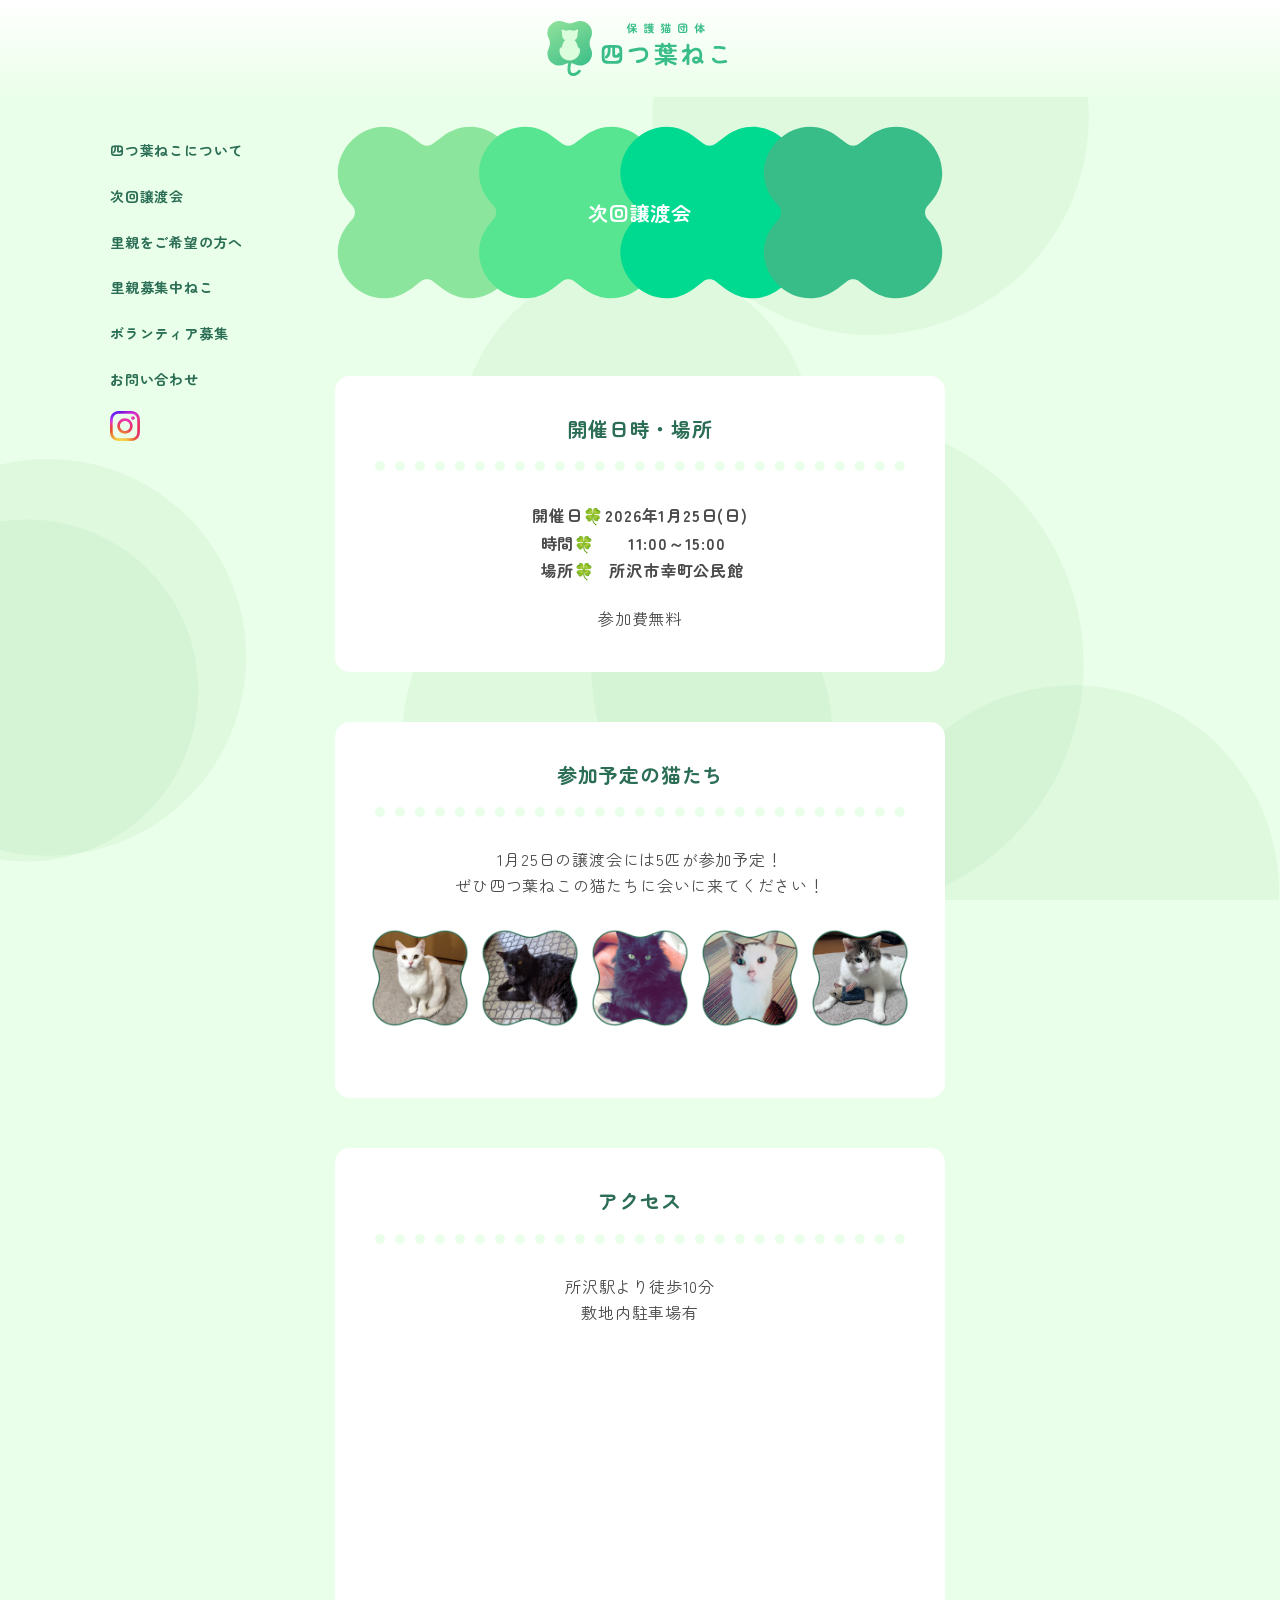
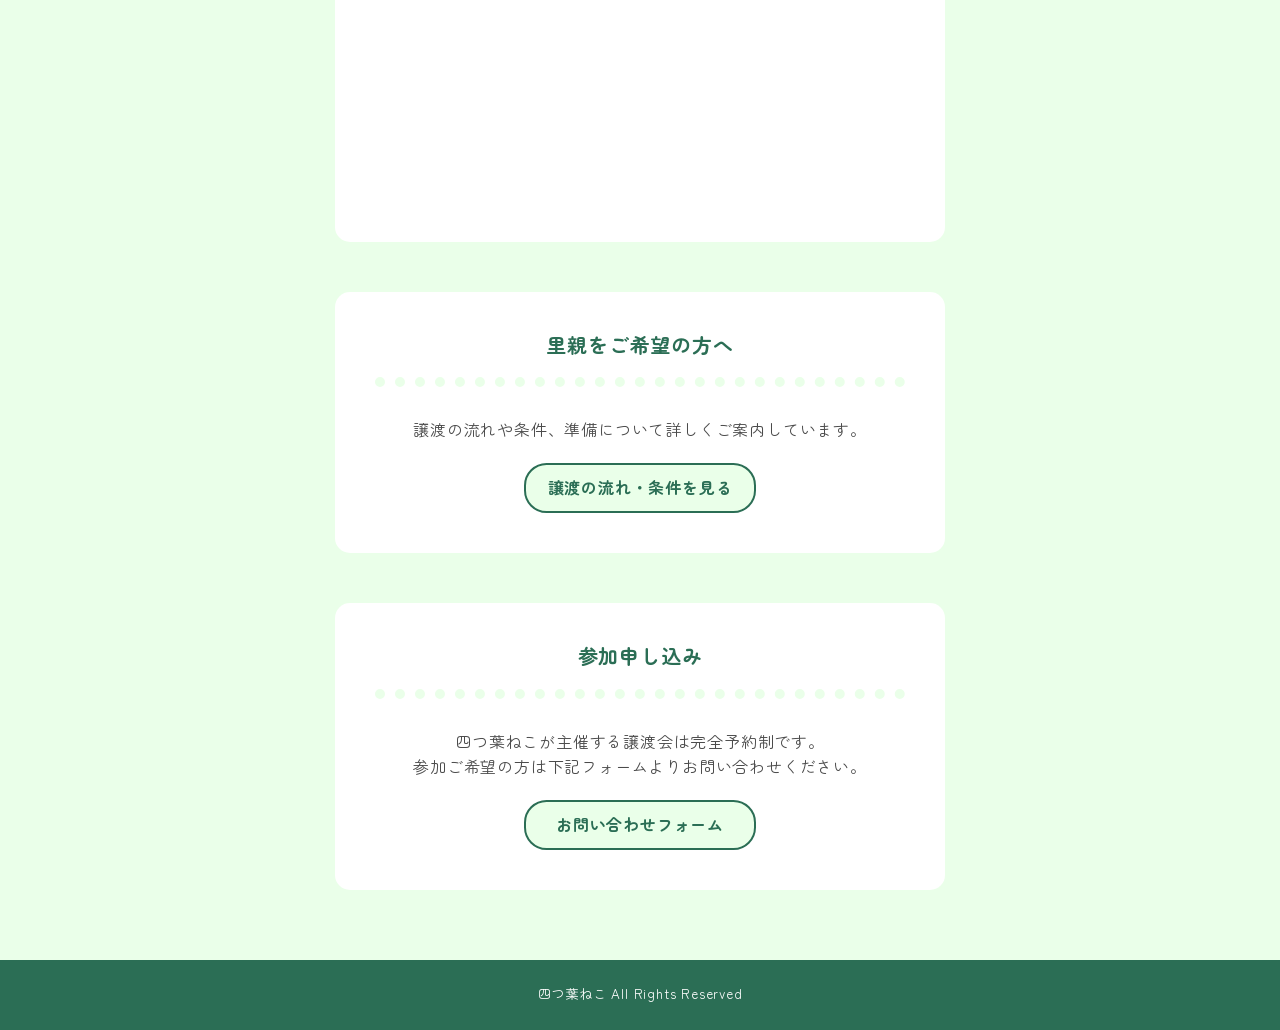
<file: event/index.html>
<!DOCTYPE html>
<html lang="ja">

<head>
    <meta charset="UTF-8">
    <meta name="viewport" content="width=device-width, initial-scale=1.0">
    <link rel="stylesheet" href="../assets/css/style.css">
    <link rel="preconnect" href="https://fonts.googleapis.com">
    <link rel="preconnect" href="https://fonts.gstatic.com" crossorigin>
    <link href="https://fonts.googleapis.com/css2?family=Zen+Maru+Gothic&display=swap" rel="stylesheet">
    <link rel="stylesheet" href="../assets/css/common.css">
    <title>次回譲渡会 | 四つ葉ねこ</title>
    <script src="https://cdn.jsdelivr.net/npm/swiper@11/swiper-bundle.min.js"></script>
    <script src="../assets/main.js" defer></script>

</head>

<body>
    <header>
        <div class="logo">
            <h1><a href="../index.html"><img src="../assets/images/header-logo.svg" alt="保護猫団体 四つ葉ねこ"></a></h1>
        </div>
        <button class="nav-button" type="button"></button>
    </header>
    <div class="wrap">
        <aside class="nav-pc">
            <nav>
                <ul class="nav-items">
                    <li class="nav-item"><a href="../about/index.html">四つ葉ねこについて</a></li>
                    <li class="nav-item"><a href="#">次回譲渡会</a></li>
                    <li class="nav-item"><a href="../adoption/index.html">里親をご希望の方へ</a></li>
                    <li class="nav-item"><a href="../catlist/index.html">里親募集中ねこ</a></li>
                    <li class="nav-item"><a href="../volunteer/index.html">ボランティア募集</a></li>
                    <li class="nav-item"><a href="../contact/index.html">お問い合わせ</a></li>
                    <li><a href=""><img src="../assets/images/Instagram_Glyph_Gradient.svg" alt=""></a></li>
                </ul>
            </nav>
        </aside>
        <nav class="nav-sp">
            <ul class="nav-items">
                 <li class="nav-item"><a href="../about/index.html">四つ葉ねこについて</a></li>
                    <li class="nav-item"><a href="#">次回譲渡会</a></li>
                    <li class="nav-item"><a href="../adoption/index.html">里親をご希望の方へ</a></li>
                    <li class="nav-item"><a href="../catlist/index.html">里親募集中ねこ</a></li>
                    <li class="nav-item"><a href="../volunteer/index.html">ボランティア募集</a></li>
                    <li class="nav-item"><a href="../contact/index.html">お問い合わせ</a></li>
                    <li><a href=""><img src="../assets/images/Instagram_Glyph_Gradient.svg" alt=""></a></li>
            </ul>
        </nav>
        <main>
            <div class="title-wrap">
                <h1 class="title">次回譲渡会</h1>
            </div>
            <section>
                <h2>開催日時・場所</h2>
                <table>
                    <tr>
                        <th>開催日</th>
                        <td>2026年1月25日(日)</td>
                    </tr>
                    <tr>
                        <th>時間</th>
                        <td>11:00～15:00</td>
                    </tr>
                    <tr>
                        <th>場所</th>
                        <td>所沢市幸町公民館</td>
                    </tr>
                </table>
                <p class="text">参加費無料</p>
            </section>
            <section>
                <h2>参加予定の猫たち</h2>
                <p class="text">
                    1月25日の譲渡会には5匹が参加予定！<br>
                    ぜひ四つ葉ねこの猫たちに会いに来てください！</p>
                <div id="event-cats">
                    <a href="../catlist/ollie/index.html"><img src="../assets/images/prf-01.png" alt=""></a>
                    <a href="../catlist/sakura/index.html"><img src="../assets/images/prf-02.png" alt=""></a>
                    <a href="../catlist/maru/index.html"><img src="../assets/images/prf-03.png" alt=""></a>
                    <a href="../catlist/jiji/index.html"><img src="../assets/images/prf-04.png" alt=""></a>
                    <a href="../catlist/leo/index.html"><img src="../assets/images/prf-05.png" alt=""></a>
                </div>
            </section>
            <section>
                <h2>アクセス</h2>
                <p class="text">所沢駅より徒歩10分<br>
                    敷地内駐車場有
                </p>
                <iframe
                    src="https://www.google.com/maps/embed?pb=!1m18!1m12!1m3!1d962.2268410593805!2d139.4767953030141!3d35.7868608785252!2m3!1f0!2f0!3f0!3m2!1i1024!2i768!4f13.1!3m3!1m2!1s0x6018e77cd1a497df%3A0xa6639fcd5f8f197e!2z44CSMzU5LTAwMzcg5Z-8546J55yM5omA5rKi5biC44GP44GZ44Gu44GN5Y-w77yT5LiB55uu77yR77yV4oiS77yS!5e0!3m2!1sja!2sjp!4v1761986657430!5m2!1sja!2sjp"
                    width="500" height="450" style="border:0;" allowfullscreen="" loading="lazy"
                    referrerpolicy="no-referrer-when-downgrade"></iframe>
            </section>
            <section>
                <h2>里親をご希望の方へ</h2>
                <p class="text">
                    譲渡の流れや条件、準備について詳しくご案内しています。</p>
                <button class="btn-green"> <a href="../adoption/index.html">譲渡の流れ・条件を見る</a></button>
            </section>
            <section>
                <h2>参加申し込み</h2>
                <p class="text">
                    四つ葉ねこが主催する譲渡会は完全予約制です。<br>
                    参加ご希望の方は下記フォームよりお問い合わせください。</p>
                <button class="btn-green"><a href="../contact/index.html">お問い合わせフォーム</a></button>
            </section>
        </main>
    </div>
    <footer>
        <p><small>四つ葉ねこ All Rights Reserved</small></p>
    </footer>
</body>
</file>
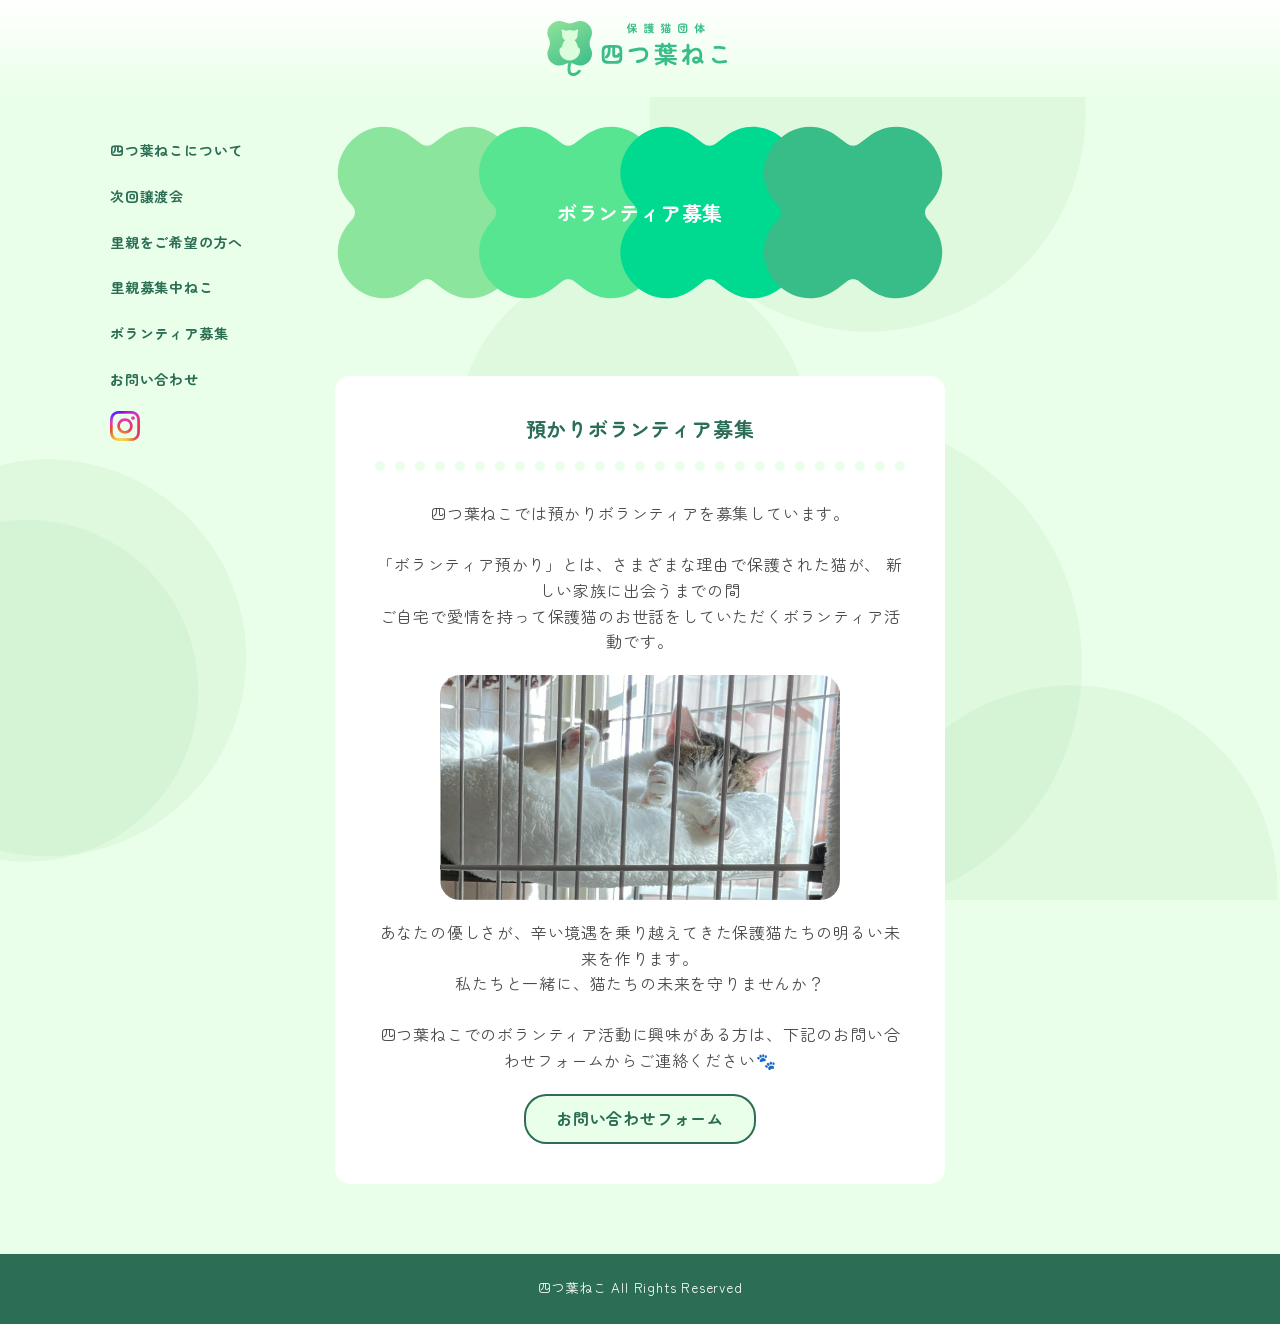
<file: volunteer/index.html>
<!DOCTYPE html>
<html lang="ja">

<head>
    <meta charset="UTF-8">
    <meta name="viewport" content="width=device-width, initial-scale=1.0">
    <title>ボランティア募集 | 四つ葉ねこ</title>
    <link rel="stylesheet" href="../assets/css/style.css">
    <link rel="preconnect" href="https://fonts.googleapis.com">
    <link rel="preconnect" href="https://fonts.gstatic.com" crossorigin>
    <link href="https://fonts.googleapis.com/css2?family=Zen+Maru+Gothic&display=swap" rel="stylesheet">
    <link rel="stylesheet" href="../assets/css/common.css">
    <script src="https://cdn.jsdelivr.net/npm/swiper@11/swiper-bundle.min.js"></script>
    <script src="../assets/main.js" defer></script>

</head>

<body>
    <header>
        <div class="logo">
            <h1><a href="../index.html"><img src="../assets/images/header-logo.svg" alt="保護猫団体 四つ葉ねこ"></a></h1>
        </div>
        <button class="nav-button" type="button"></button>
    </header>
    <div class="wrap">
        <aside class="nav-pc">
            <nav>
                <ul class="nav-items">
                    <li class="nav-item"><a href="../about/index.html">四つ葉ねこについて</a></li>
                    <li class="nav-item"><a href="../event/index.html">次回譲渡会</a></li>
                    <li class="nav-item"><a href="../adoption/index.html">里親をご希望の方へ</a></li>
                    <li class="nav-item"><a href="../catlist/index.html">里親募集中ねこ</a></li>
                    <li class="nav-item"><a href="#">ボランティア募集</a></li>
                    <li class="nav-item"><a href="../contact/index.html">お問い合わせ</a></li>
                    <li><a href=""><img src="../assets/images/Instagram_Glyph_Gradient.svg" alt=""></a></li>
                </ul>
            </nav>
        </aside>
        <nav class="nav-sp">
            <ul class="nav-items">
                 <li class="nav-item"><a href="../about/index.html">四つ葉ねこについて</a></li>
                    <li class="nav-item"><a href="../event/index.html">次回譲渡会</a></li>
                    <li class="nav-item"><a href="../adoption/index.html">里親をご希望の方へ</a></li>
                    <li class="nav-item"><a href="../catlist/index.html">里親募集中ねこ</a></li>
                    <li class="nav-item"><a href="#">ボランティア募集</a></li>
                    <li class="nav-item"><a href="../contact/index.html">お問い合わせ</a></li>
                    <li><a href=""><img src="../assets/images/Instagram_Glyph_Gradient.svg" alt=""></a></li>
            </ul>
        </nav>
        <main>
            <div class="title-wrap">
                <h1 class="title">ボランティア募集</h1>
            </div>

            <section>
                <h2>預かりボランティア募集</h2>
                <p class="text">四つ葉ねこでは預かりボランティアを募集しています。<br>
                    <br>
                    「ボランティア預かり」とは、さまざまな理由で保護された猫が、 新しい家族に出会うまでの間<br>
                    ご自宅で愛情を持って保護猫のお世話をしていただくボランティア活動です。<br>

                    <img src="../assets/images/volunteer-mainimg.png" alt="" class="mainimg">
                    あなたの優しさが、辛い境遇を乗り越えてきた保護猫たちの明るい未来を作ります。 <br>
                    私たちと一緒に、猫たちの未来を守りませんか？<br>
                    <br>
                    四つ葉ねこでのボランティア活動に興味がある方は、下記のお問い合わせフォームからご連絡ください🐾
                </p>
                <button class="btn-green"><a href="../contact/index.html">お問い合わせフォーム</a></button>
            </section>
        </main>
    </div>
    <footer>
        <p><small>四つ葉ねこ All Rights Reserved</small></p>
    </footer>
</body>
</file>
<file: assets/css/style.css>
@charset "utf-8";

body,
h1,
h2,
h3,
h4,
p,
ul,
li,
ol,
dl,
dt,
dd,
tr,
th,
td {
  margin: 0;
  padding: 0;
  list-style: none;
}

img {
  vertical-align: bottom;
}

a {
  text-decoration: none;
  color: inherit;
}

body {
  background-color: #eaffe9;
  background-repeat: no-repeat;
  background-size: cover;
  background-attachment: fixed;
background-image: url("data:image/svg+xml,%3csvg xmlns='http://www.w3.org/2000/svg' version='1.1' xmlns:xlink='http://www.w3.org/1999/xlink' xmlns:svgjs='http://svgjs.dev/svgjs' width='1280' height='560' preserveAspectRatio='none' viewBox='0 0 1280 560'%3e%3cg mask='url(%26quot%3b%23SvgjsMask1136%26quot%3b)' fill='none'%3e%3cpath d='M548.56 554.59 a128.16 128.16 0 1 0 256.32 0 a128.16 128.16 0 1 0 -256.32 0z' fill='rgba(134%2c 199%2c 146%2c 0.11)' class='triangle-float1'%3e%3c/path%3e%3cpath d='M803.63 177.25 a121.21 121.21 0 1 0 242.42 0 a121.21 121.21 0 1 0 -242.42 0z' fill='rgba(134%2c 199%2c 146%2c 0.11)' class='triangle-float2'%3e%3c/path%3e%3cpath d='M259.24 460.63 a134 134 0 1 0 268 0 a134 134 0 1 0 -268 0z' fill='rgba(134%2c 199%2c 146%2c 0.11)' class='triangle-float1'%3e%3c/path%3e%3cpath d='M-93.76 419.01 a123.48 123.48 0 1 0 246.96 0 a123.48 123.48 0 1 0 -246.96 0z' fill='rgba(134%2c 199%2c 146%2c 0.11)' class='triangle-float3'%3e%3c/path%3e%3cpath d='M287.94 274.91 a109.84 109.84 0 1 0 219.68 0 a109.84 109.84 0 1 0 -219.68 0z' fill='rgba(134%2c 199%2c 146%2c 0.11)' class='triangle-float2'%3e%3c/path%3e%3cpath d='M-89.38 439.57 a106.43 106.43 0 1 0 212.86 0 a106.43 106.43 0 1 0 -212.86 0z' fill='rgba(134%2c 199%2c 146%2c 0.11)' class='triangle-float3'%3e%3c/path%3e%3cpath d='M407.73 74.31 a135.75 135.75 0 1 0 271.5 0 a135.75 135.75 0 1 0 -271.5 0z' fill='rgba(134%2c 199%2c 146%2c 0.11)' class='triangle-float2'%3e%3c/path%3e%3cpath d='M376.84 413.51 a153.22 153.22 0 1 0 306.44 0 a153.22 153.22 0 1 0 -306.44 0z' fill='rgba(134%2c 199%2c 146%2c 0.11)' class='triangle-float1'%3e%3c/path%3e%3cpath d='M931.49 539.06 a117.18 117.18 0 1 0 234.36 0 a117.18 117.18 0 1 0 -234.36 0z' fill='rgba(134%2c 199%2c 146%2c 0.11)' class='triangle-float3'%3e%3c/path%3e%3cpath d='M908.18 117.81 a116.35 116.35 0 1 0 232.7 0 a116.35 116.35 0 1 0 -232.7 0z' fill='rgba(134%2c 199%2c 146%2c 0.11)' class='triangle-float3'%3e%3c/path%3e%3cpath d='M918.88 520.98 a169.37 169.37 0 1 0 338.74 0 a169.37 169.37 0 1 0 -338.74 0z' fill='rgba(134%2c 199%2c 146%2c 0.11)' class='triangle-float2'%3e%3c/path%3e%3cpath d='M1127.44 405.88 a134.91 134.91 0 1 0 269.82 0 a134.91 134.91 0 1 0 -269.82 0z' fill='rgba(134%2c 199%2c 146%2c 0.11)' class='triangle-float3'%3e%3c/path%3e%3c/g%3e%3cdefs%3e%3cmask id='SvgjsMask1136'%3e%3crect width='1280' height='560' fill='white'%3e%3c/rect%3e%3c/mask%3e%3cstyle%3e %40keyframes float1 %7b 0%25%7btransform: translate(0%2c 0)%7d 50%25%7btransform: translate(-10px%2c 0)%7d 100%25%7btransform: translate(0%2c 0)%7d %7d .triangle-float1 %7b animation: float1 5s infinite%3b %7d %40keyframes float2 %7b 0%25%7btransform: translate(0%2c 0)%7d 50%25%7btransform: translate(-5px%2c -5px)%7d 100%25%7btransform: translate(0%2c 0)%7d %7d .triangle-float2 %7b animation: float2 4s infinite%3b %7d %40keyframes float3 %7b 0%25%7btransform: translate(0%2c 0)%7d 50%25%7btransform: translate(0%2c -10px)%7d 100%25%7btransform: translate(0%2c 0)%7d %7d .triangle-float3 %7b animation: float3 6s infinite%3b %7d %3c/style%3e%3c/defs%3e%3c/svg%3e");
  font-family: "Zen Maru Gothic", sans-serif;
  line-height: 1.6em;
  letter-spacing: 0.05em;
  color: #4b4b4b;
}

.wrap {
  display: flex;
  justify-content: center;
  width: 100%;
  max-width: 1400px;
  margin: 0 auto;

}

header {
  position: fixed;
  top: 0;
  left: 0;
  width: 100%;
  z-index: 999;
  background: #FFF;
  background: linear-gradient(180deg, rgba(255, 255, 255, 1) 0%, rgba(234, 255, 233, 1) 100%);
}

.logo {
  text-align: center;
  width: 100%;
}

.logo a {
  display: inline-block;
}

.logo img {
  width: 200px;
  display: block;
}

/* .logo img {
  width: 200px;
  display: block;
  max-width: 100%;
  margin: 0 auto;
} */

.nav-pc {
  position: fixed;
  top: 130px;
  left: 100px;
  width: 160px;
  z-index: 900;
  box-sizing: border-box;
}

.nav-sp {
  display: none;
}

/* nav {
  width: 160px;
  box-sizing: border-box;
} */

.nav-items {
  display: flex;
  flex-direction: column;
  gap: 5px;
  padding-bottom: 20px;
}

nav ul li {
  font-size: 14px;
  color: #2b6e55;
  font-weight: bold;
  padding: 5px 10px;
  line-height: 2.2em;
  box-sizing: border-box;
}

nav ul li img {
  width: 30px;
}

nav ul li:hover {
  background-color: #39bd88;
  color: #fff;
  border-radius: 30px;
  transition: 0.1s;
}

.nav-button {
  display: none;
  width: 55px;
  height: 55px;
  padding: 0;
  position: relative;
  background-image: url(../images/menu-icon-01.svg);
  background-repeat: no-repeat;
  background-size: 55px auto;
  cursor: pointer;
  background-color: transparent;
}



main {
  flex: 1;
  max-width: 710px;
  margin: 0 auto;
}

#mv-box {
  position: relative;
}

#main-catch {
  position: absolute;
  color: #fff;
  font-weight: bold;
  top: 60%;
  left: 65%;
  line-height: 1.8em;
  letter-spacing: 0.08em;
}

#mv {
  width: 710px;
  margin: 130px auto 100px auto;
  display: flex;
  justify-content: center;
}




/* ------------------------------------------ */
/*ｰｰｰｰｰｰｰｰｰｰｰｰｰｰｰｰｰｰｰｰ clover -------------------*/
/* ------------------------------------------ */

/* .clover {
  width: 430px;
  text-align: center;
} */
.clover {
  box-sizing: border-box;
  padding: 70px 0px;
  width: 450px;
  margin: 0 auto 120px auto;
  text-align: center;
}

/* .inner {
  padding: 65px;
} */


.clover-left {
  background-image: url(../images/clover-green.svg);
  background-repeat: no-repeat;
  background-position: center;
  background-size: contain;
}

.clover-right {
  background-image: url(../images/clover-white.svg);
  background-repeat: no-repeat;
  background-position: center;
  background-size: contain;
}

.clover-left h2 {
  color: #eaffe9;
  font-size: 32px;
  font-weight: bold;
  margin-bottom: 30px;
}

.clover-left p {
  color: #fff;
  font-size: 14px;
  font-weight: medium;
  margin-bottom: 30px;
}

.clover-right h3 {
  margin-bottom: 10px;
}

.clover-right p {
  font-size: 14px;
  font-weight: medium;
  margin-bottom: 20px;
}

.btn-white {
  width: 232px;
  height: 50px;
  font-family: "Zen Maru Gothic", sans-serif;
  line-height: 1.57;
  letter-spacing: 0.05em;
  color: #2b6e55;
  background-color: #fff;
  border: solid 2px #2b6e55;
  border-radius: 22.5px;
  font-size: 16px;
  font-weight: bold;
  cursor: pointer;
}

.btn-green {
  width: 232px;
  height: 50px;
  font-family: "Zen Maru Gothic", sans-serif;
  line-height: 1.57;
  letter-spacing: 0.05em;
  color: #2b6e55;
  background-color: #eaffe9;
  border: solid 2px #2b6e55;
  border-radius: 22.5px;
  font-size: 16px;
  font-weight: bold;
  cursor: pointer;
}

.btn-white:hover,
.btn-green:hover {
  width: 232px;
  height: 50px;
  color: #fff;
  background-color: #2b6e55;
  border: solid 2px #2b6e55;
  border-radius: 22.5px;
  font-size: 16px;
  cursor: pointer;
  transition: 0.3s;
}

.img-wrap {
  display: block;
}

.img-wrap img {
  width: 420px;
  margin: 0 auto;
}

.prf {
  width: 215px;
}

.heading {
  color: #2b6e55;
  font-size: 32px;
  font-weight: bold;
  margin-bottom: 10px;
}

.content {
  text-align: center;
  margin-bottom: 150px;
}

.content h2 {
  margin-top: 30px;
}

.name {
  font-size: 20px;
  font-weight: bold;
}

.box {
  background-color: #fff;
  border-radius: 15px;
  padding: 20px;
  margin: 0 10px 150px 10px;
}

.box-text {
  margin: 10px auto 20px auto;
}

.list {
  display: flex;
  flex-flow: row wrap;
  gap: 60px;
  justify-content: center;

}

#list p {
  text-align: center;
}

.list li:hover {
  opacity: 0.5;
  transition: 0.3s;
}

footer {
  color: #fff;
  background-color: #2b6e55;
  height: 70px;
  margin-top: 20px;
}

footer p {
  padding: 20px;
  display: block;
  text-align: center;
}

@media (width < 960px) {
  body {
    line-height: 1.4em;
    letter-spacing: 0.02em;
  }

  aside {
    left: 30px;
    width: 120px;
    z-index: 900;
    box-sizing: border-box;
  }

  #main-catch {
    font-size: 13px;
    top: 50%;
    left: 55%;
  }

  #mv {
    width: 80%;
  }

  .wrap {
    width: 60%;
  }
}

@media (width < 768px) {
  #main-catch {
    font-size: 12px;
    top: 60%;
    left: 51%;
  }

  #mv {
    margin: 80px auto;
    width: 300px;
  }

  .nav-pc {
    display: none;
  }

  header {
    position: fixed;
    top: 0;
    left: 0;
    width: 100%;
    height: 50px;
    z-index: 1000;
    background: #FFF;
    background: linear-gradient(180deg, rgba(255, 255, 255, 1) 0%, rgba(234, 255, 233, 1) 100%);
  }


  .logo img {
    height: 50px;
  }

  .nav-sp {
    display: block;
  }

  .nav-button {
    display: block;
    position: fixed;
    top: 10px;
    right: 10px;
    border: none;
    z-index: 9999;
   
  }

  .nav-sp .nav-items {
    /* display: none; */
    position: fixed;
    top: 0;
    right: 0;
    flex-direction: column;
    background-color: #fff;
    width: 80vw;
    padding: 80px 24px 24px;
    z-index: 900;
    transform: translateX(100%);
    transition: transform 0.3s ease;

    a {
      min-height: 48px;
    }
  }

  .nav-sp .nav-items.nav-items--open {
    /* display: flex; */
    /*  animation-name: slide;
    animation-timing-function: ease-in-out; */
    transform: translateX(0);
    /* animation: slide 0.3s ease-in-out forwards; */
  }

  @keyframes slide {
    0% {
      transform: translateX(80vw);
    }

    100% {
      transform: translateX(0);
    }
  }

  .wrap {
    width: 360px;
  }

  .clover {
    padding: 50px 40px;
    width: 300px;
    margin: 0 auto 120px auto;
    text-align: center;
  }

  .clover-left,
  .clover-right {
    transform: none;
    /* margin-left: 18px;
    margin-right: 18px; */
    margin-bottom: 80px;
  }

  .clover-left h2 {
    font-size: 24px;
    margin-bottom: 10px;
  }

  .heading {
    font-size: 24px;
    margin-bottom: 10px;
  }

  .clover-left p,
  .clover-right p {
    font-size: 11px;
    margin-bottom: 10px;
  }

  .clover-right h3 {
    font-size: 14px;
    margin-bottom: 8px;
  }

  .btn-white,
  .btn-green {
    width: 200px;
    height: 40px;
    font-size: 14px;
  }

  .box-text {
    font-size: 14px;
  }

  .img-wrap {
    width: 300px;
    margin: 0 auto;
  }

  .img-wrap img {
    width: 100%;
  }

  .name {
    margin: 0 auto 10px auto;
  }

  .list {
    gap: 20px;
  }

  .content {
    margin-bottom: 100px;
  }

  .prf {
    width: 50%;
  }
}

.object {
  opacity: 0;
  transform: translateY(40px);
  transition: all 0.8s ease-out;
}


.object.show {
  opacity: 1;
  transform: translateY(0);
}
</file>
<file: assets/css/common.css>
@charset "utf-8";

.title-wrap {
  background-image: url(../../assets/images/title-bg.svg);
  background-repeat: no-repeat;
  background-position: center;
  margin: 100px 50px 0 50px;
}

.title {
  font-size: 20px;
  color: #fff;
  text-align: center;
  padding: 100px 0;
}

h2 {
  color: #2b6e55;
  font-size: 20px;
  font-weight: bold;
  text-align: center;
  margin-bottom: 30px;
  border-bottom: 10px dotted #eaffe9;
  padding-bottom: 20px;
}

.text {
  font-size: 16px;
}

section {
  background-color: #fff;
  border-radius: 15px;
  text-align: center;
  margin: 50px;
  padding: 40px;
}

table {
  margin: 0 auto 20px auto;
  font-weight: bold;
}

table tr th::after {
  content: "🍀";
}

iframe {
  margin-top: 20px;
}

.btn-green {
  margin-top: 20px;
}

.text-left {
  text-align: left;
  padding: 30px;
}

dl dt {
  font-size: 16px;
  font-weight: bold;
  margin-bottom: 10px;
}

dl dd {
  margin-bottom: 40px;
}

ul li {
  line-height: 2.2em;
}

.mainimg {
  width: 400px;
  display: block;
  margin: 20px auto;
  border-radius: 20px;
}

#event-cats {
  display: flex;
  margin: 30px;
  justify-content: center;
  gap: 10px;
}

#event-cats img {
  width: 100px;
  margin: auto;
}

#event-cats img:hover {
  opacity: 0.5;
  transition: 0.3s;
}

#contact {
  background-color: #fff;
  /*  margin: 50px auto; */
  padding: 40px;
  margin: 50px;
  border-radius: 15px;
}

#contact h2 {
  color: #2B6E55;
  text-align: center;
  font-size: 20px;
  margin-bottom: 30px;
  border-bottom: 10px dotted #EAFFE9;
  padding-bottom: 20px;
}

form {
  margin: 20px auto;
  padding: 0 100px;
  text-align: center;
}

form p {
  margin-top: 40px;
  font-weight: bold;
}

.width {
  width: 338px;
}

input {
  border-radius: 20px;
  padding: 10px;
  margin: 10px auto;
}

textarea {
  resize: none;
  width: 100%;
  height: 200px;
  border-radius: 20px;
}

#submit-btn {
  width: 232px;
  height: 50px;
  font-family: "Zen Maru Gothic", sans-serif;
  line-height: 1.57;
  letter-spacing: 0.05em;
  color: #2B6E55;
  background-color: #EAFFE9;
  border: solid 2px #2B6E55;
  border-radius: 22.5px;
  font-size: 16px;
  font-weight: bold;
  cursor: pointer;
  display: block;
  margin: 40px auto 20px auto;
}

#submit-btn:hover {
  color: #fff;
  background-color: #2B6E55;
  border: solid 2px #2B6E55;
  border-radius: 22.5px;
  font-size: 16px;
  cursor: pointer;
  transition: 0.3s;
}





@media (width < 768px) {
  .mainimg {
    width: 100% !important;
    margin-top: 0;
  }

  .title-wrap {
    margin: 70px 8px 0 8px;
  }

  .title {
    padding: 50px 0;
  }

  .text {
    margin-bottom: 10px;
    font-size: 12px;
  }

  .text-left {
    padding: 10px;
    font-size: 12px;
  }
tr th,tr td{
  font-size: 14px;
}
table {
  margin-bottom: 10px;
}
  #event-cats {
    flex-wrap: wrap;
    margin: 10px 0 0 0;
  }

  #event-cats img {
    width: 60px;
  }

  iframe {
    width: 90%;
    height: 90%;
  }

  section {
    margin: 30px 10px;
    padding: 20px 10px 10px 10px;
  }

  h2 {
    font-size: 18px;
    margin-bottom: 10px;
    padding-bottom: 10px;
  }

  dl dt {
    font-size: 14px;
  }

  dl dd {
    margin-bottom: 30px;
  }

  form {
    padding: 0;
  }
}
</file>
